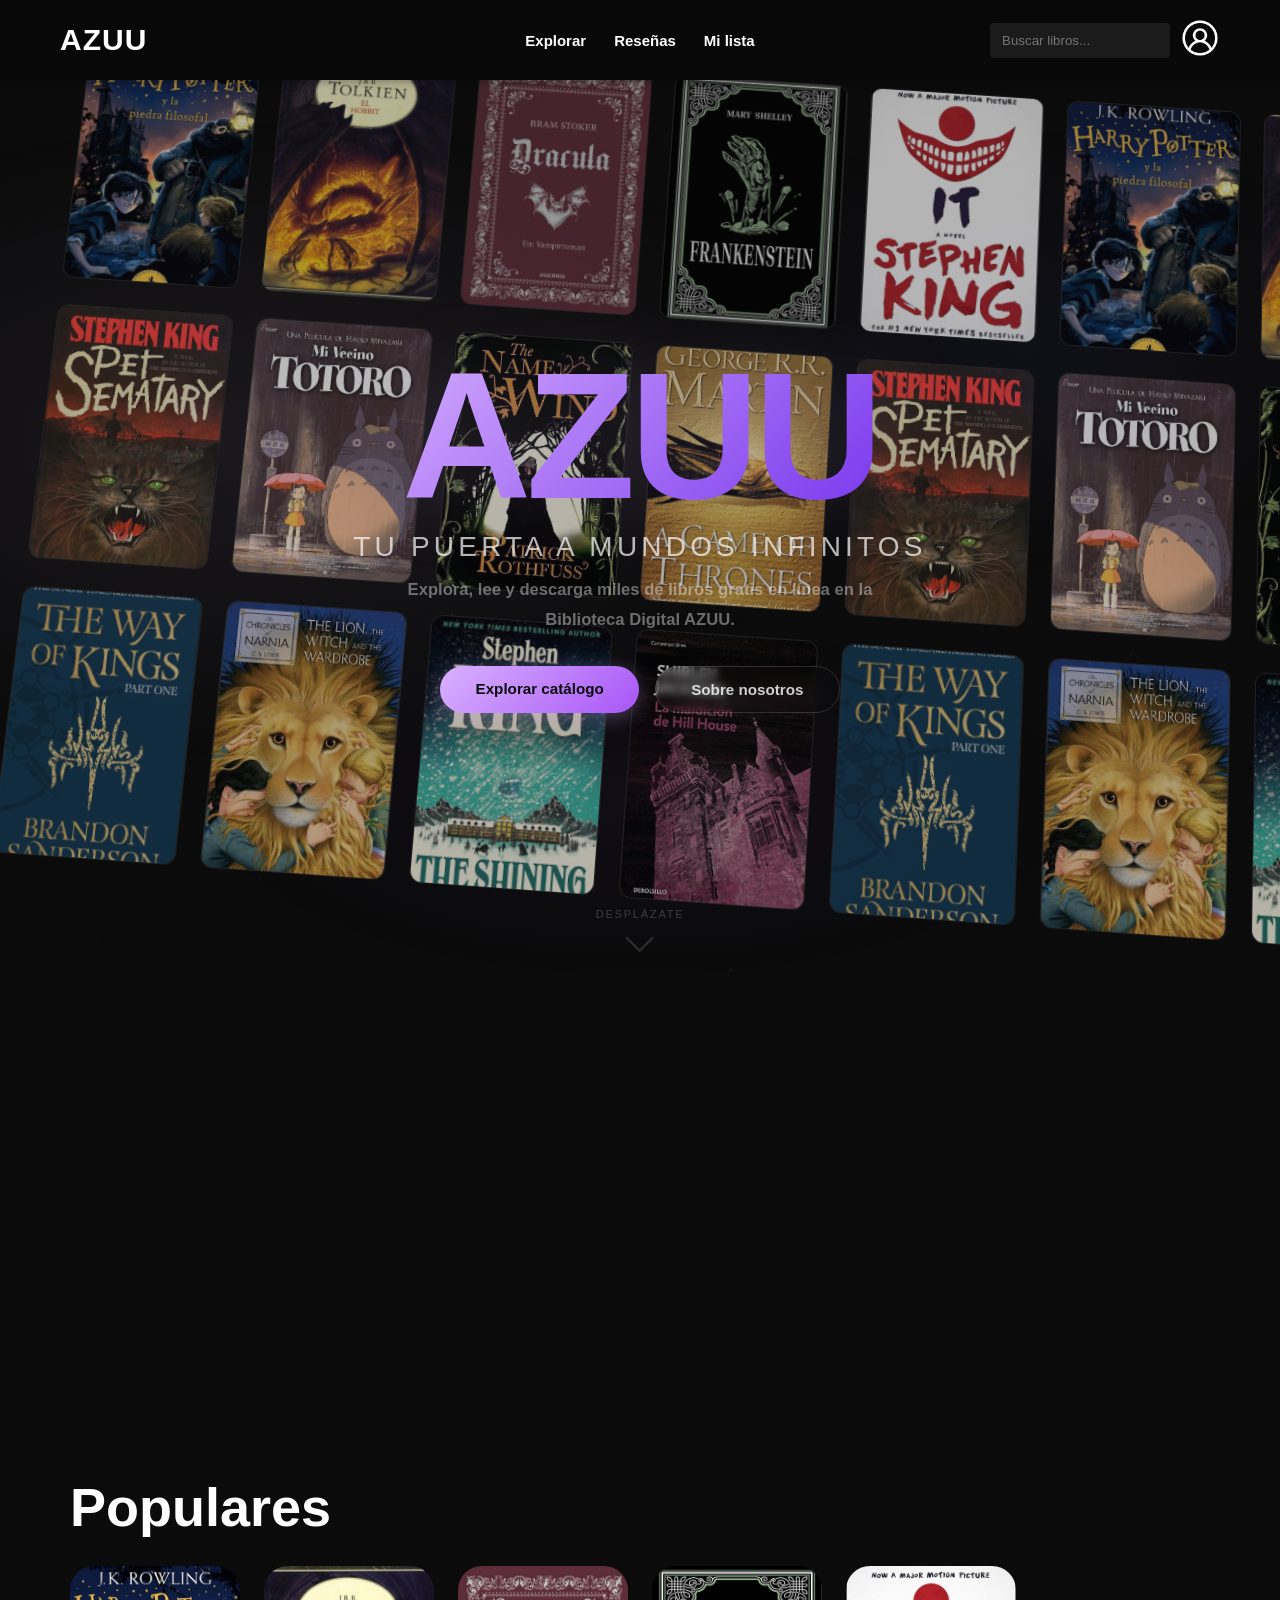
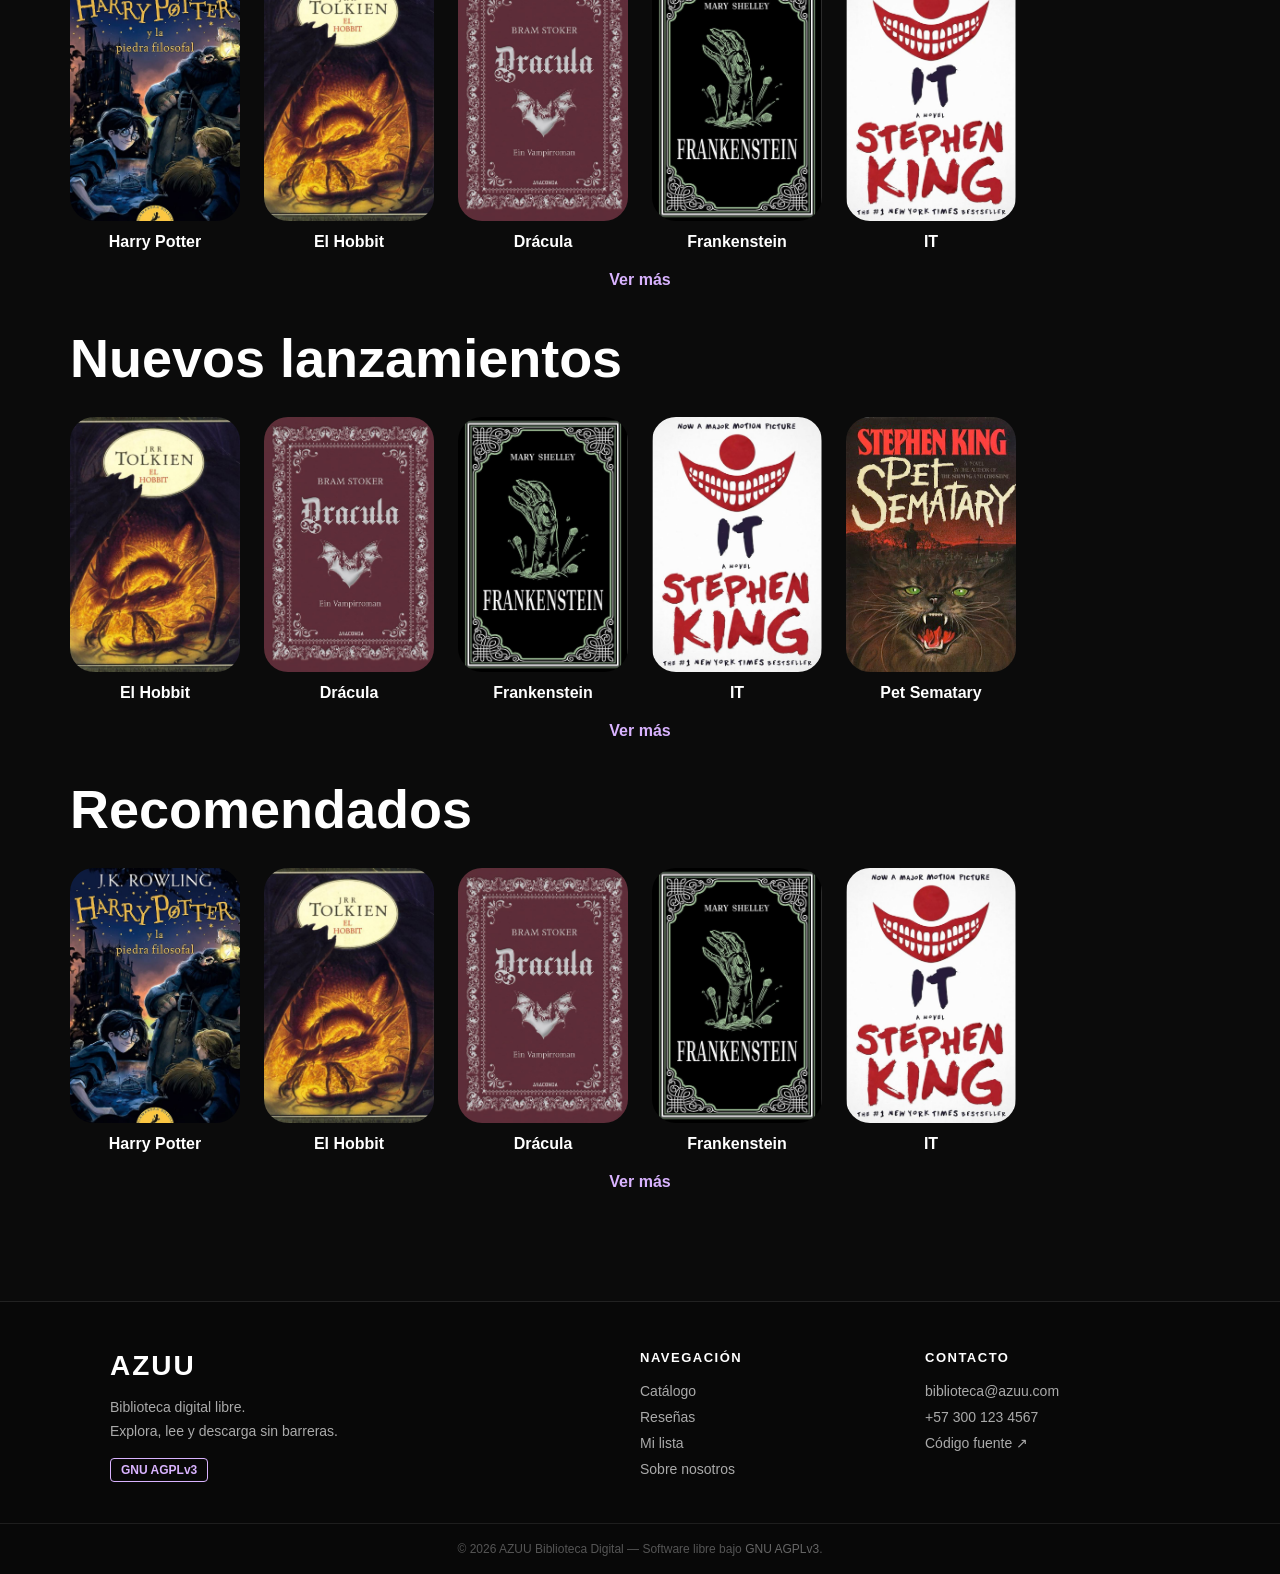
<file: index.html>
<!doctype html>
<!--HTML hecho por Gustavo Tapia Ortiz-->
<!--Estilos hechos y aplicados por Gustavo Tapia Ortiz-->
<html lang="es">
    <head>
        <meta charset="UTF-8" />
        <meta name="viewport" content="width=device-width, initial-scale=1.0" />

        <!-- SEO: descripción y datos para buscadores como Google -->
        <meta
            name="description"
            content="Biblioteca Digital AZUU: explora, lee y descarga miles de libros gratis en línea. Clásicos y novedades de fantasía, terror y mucho más, a un solo clic."
        />
        <meta
            name="keywords"
            content="biblioteca digital, libros gratis, leer en línea, descargar libros, ebooks, AZUU"
        />
        <meta
            name="author"
            content="Ciro Rivera, Gustavo Tapia Ortiz, Luz Lisanya Castellanos Musito, Diego Alexander Ramirez Rodriguez"
        />
        <meta name="robots" content="index, follow" />
        <meta name="theme-color" content="#0b0b0b" />
        <title>AZUU — Biblioteca Digital | Lee y descarga libros gratis en línea</title>

        <link rel="canonical" href="https://azuu.uk/index.html" />
        <link rel="icon" type="image/png" href="/Recursos/ui/logo.png" />

        <!-- Open Graph: vista previa al compartir en redes sociales -->
        <meta property="og:type" content="website" />
        <meta property="og:site_name" content="Biblioteca Digital AZUU" />
        <meta property="og:locale" content="es_ES" />
        <meta property="og:title" content="AZUU — Biblioteca Digital | Lee libros gratis en línea" />
        <meta
            property="og:description"
            content="Explora, lee y descarga miles de libros gratis en línea en la Biblioteca Digital AZUU."
        />
        <meta property="og:url" content="https://azuu.uk/index.html" />
        <meta property="og:image" content="https://azuu.uk/Recursos/3.png" />

        <!-- Twitter Card -->
        <meta name="twitter:card" content="summary_large_image" />
        <meta name="twitter:title" content="AZUU — Biblioteca Digital | Lee libros gratis en línea" />
        <meta
            name="twitter:description"
            content="Explora, lee y descarga miles de libros gratis en línea en la Biblioteca Digital AZUU."
        />
        <meta name="twitter:image" content="https://azuu.uk/Recursos/3.png" />

        <link rel="stylesheet" href="/styles/estilo1.css" />
        <link rel="stylesheet" href="/styles/animaciones.css" />
        <script type="application/ld+json">
            {
                "@context": "https://schema.org",
                "@type": "WebSite",
                "name": "Biblioteca Digital AZUU",
                "url": "https://azuu.uk/",
                "description": "Explora, lee y descarga miles de libros gratis en línea en la Biblioteca Digital AZUU.",
                "inLanguage": "es",
                "potentialAction": {
                    "@type": "SearchAction",
                    "target": "https://azuu.uk/explorar.html?q={search_term_string}",
                    "query-input": "required name=search_term_string"
                }
            }
        </script>
        <style>
            .contenido {
                padding: 28px 70px 50px;
            }

            .contenido h2 {
                font-size: 54px;
                margin-bottom: 28px;
            }

            .ver-mas {
                display: block;
                text-align: center;
                margin: 20px 0;
                color: #d9b3ff;
                text-decoration: none;
                font-weight: bold;
            }

            .ver-mas:hover {
                text-decoration: underline;
            }

            @media (max-width: 1100px) {
                .contenido {
                    padding: 28px 30px 40px;
                }
            }

            @media (max-width: 700px) {
                .contenido {
                    padding: 28px 20px 40px;
                }

                .contenido h2 {
                    font-size: 38px;
                }
            }
        </style>
    </head>

    <body>
        <header class="barra">
            <div class="logo">AZUU</div>

            <nav class="menu">
                <a href="explorar.html">Explorar</a>
                <a href="resenas.html">Reseñas</a>
                <a href="mi_lista.html">Mi lista</a>
            </nav>

            <div class="buscador">
                <button type="button" class="lupa" aria-label="Buscar" aria-expanded="false">
                    <svg viewBox="0 0 24 24" aria-hidden="true">
                        <path
                            d="M15.5 14h-.79l-.28-.27a6.5 6.5 0 1 0-.7.7l.27.28v.79l5 4.99L20.49 19l-4.99-5zm-6 0A4.5 4.5 0 1 1 14 9.5 4.5 4.5 0 0 1 9.5 14z"
                        />
                    </svg>
                </button>
                <input type="text" placeholder="Buscar libros..." />
                <a href="login.html" class="perfil">
                    <img src="Recursos/ui/1.png" alt="Perfil" />
                </a>
            </div>
        </header>

        <section class="hero-parallax" id="hero-parallax">
            <div class="hero-sticky">
                <div class="hero-bg"></div>
                <div id="hero-particles"></div>

                <div class="parallax-scene" id="parallax-scene">
                    <div class="parallax-row parallax-row-1" id="parallax-row-1"></div>
                    <div class="parallax-row parallax-row-2" id="parallax-row-2"></div>
                    <div class="parallax-row parallax-row-3" id="parallax-row-3"></div>
                </div>

                <div class="hero-content">
                    <h1 class="hero-title">AZUU</h1>
                    <p class="hero-subtitle">Tu puerta a mundos infinitos</p>
                    <p class="hero-desc">Explora, lee y descarga miles de libros gratis en l&iacute;nea en la Biblioteca Digital AZUU.</p>
                    <div class="hero-cta">
                        <a href="explorar.html" class="hero-btn hero-btn-primary">Explorar cat&aacute;logo</a>
                        <a href="contacto.html" class="hero-btn hero-btn-secondary">Sobre nosotros</a>
                    </div>
                </div>

                <div class="hero-scroll-indicator">
                    <span>Despl&aacute;zate</span>
                    <div class="scroll-arrow"></div>
                </div>
            </div>
        </section>
        <br />

        <main class="contenido">
            <h2>Populares</h2>

            <section class="galeria">
                <div class="tarjeta">
                    <a href="libro.html?id=0">
                        <img src="Recursos/portadas/harrypoter.jpg" alt="Harry Potter" />
                    </a>
                    <p>Harry Potter</p>
                </div>
                <div class="tarjeta">
                    <a href="libro.html?id=1">
                        <img src="Recursos/portadas/LIBRO_ El Hobbit.jpg" alt="El Hobbit" />
                    </a>
                    <p>El Hobbit</p>
                </div>
                <div class="tarjeta">
                    <a href="libro.html?id=2">
                        <img src="Recursos/portadas/Dracula.jpg" alt="Drácula" />
                    </a>
                    <p>Drácula</p>
                </div>
                <div class="tarjeta">
                    <a href="libro.html?id=3">
                        <img
                            src="Recursos/portadas/Frankenstein, or the Modern Prometheus by Mary Shelly.jpg"
                            alt="Frankenstein"
                        />
                    </a>
                    <p>Frankenstein</p>
                </div>
                <div class="tarjeta">
                    <a href="libro.html?id=4">
                        <img src="Recursos/portadas/libroIT.jpg" alt="IT" />
                    </a>
                    <p>IT</p>
                </div>
            </section>
            <a href="explorar.html" class="ver-mas">Ver más</a>

            <br />

            <h2>Nuevos lanzamientos</h2>

            <section class="galeria">
                <div class="tarjeta">
                    <a href="libro.html?id=1">
                        <img src="Recursos/portadas/LIBRO_ El Hobbit.jpg" alt="El Hobbit" />
                    </a>
                    <p>El Hobbit</p>
                </div>
                <div class="tarjeta">
                    <a href="libro.html?id=2">
                        <img src="Recursos/portadas/Dracula.jpg" alt="Drácula" />
                    </a>
                    <p>Drácula</p>
                </div>
                <div class="tarjeta">
                    <a href="libro.html?id=3">
                        <img
                            src="Recursos/portadas/Frankenstein, or the Modern Prometheus by Mary Shelly.jpg"
                            alt="Frankenstein"
                        />
                    </a>
                    <p>Frankenstein</p>
                </div>
                <div class="tarjeta">
                    <a href="libro.html?id=4">
                        <img src="Recursos/portadas/libroIT.jpg" alt="IT" />
                    </a>
                    <p>IT</p>
                </div>
                <div class="tarjeta">
                    <a href="libro.html?id=5">
                        <img src="Recursos/portadas/Pet Semetary_.jpg" alt="Pet Sematary" />
                    </a>
                    <p>Pet Sematary</p>
                </div>
            </section>

            <a href="explorar.html" class="ver-mas">Ver más</a>

            <br />

            <h2>Recomendados</h2>

            <section class="galeria">
                <div class="tarjeta">
                    <a href="libro.html?id=0">
                        <img src="Recursos/portadas/harrypoter.jpg" alt="Harry Potter" />
                    </a>
                    <p>Harry Potter</p>
                </div>
                <div class="tarjeta">
                    <a href="libro.html?id=1">
                        <img src="Recursos/portadas/LIBRO_ El Hobbit.jpg" alt="El Hobbit" />
                    </a>
                    <p>El Hobbit</p>
                </div>
                <div class="tarjeta">
                    <a href="libro.html?id=2">
                        <img src="Recursos/portadas/Dracula.jpg" alt="Drácula" />
                    </a>
                    <p>Drácula</p>
                </div>
                <div class="tarjeta">
                    <a href="libro.html?id=3">
                        <img
                            src="Recursos/portadas/Frankenstein, or the Modern Prometheus by Mary Shelly.jpg"
                            alt="Frankenstein"
                        />
                    </a>
                    <p>Frankenstein</p>
                </div>
                <div class="tarjeta">
                    <a href="libro.html?id=4">
                        <img src="Recursos/portadas/libroIT.jpg" alt="IT" />
                    </a>
                    <p>IT</p>
                </div>
            </section>

            <a href="explorar.html" class="ver-mas">Ver más</a>
        </main>

        <footer>
            <div class="footer-grid">
                <div class="footer-col">
                    <span class="footer-logo">AZUU</span>
                    <p>Biblioteca digital libre.<br />Explora, lee y descarga sin barreras.</p>
                    <a class="footer-licencia" href="https://www.gnu.org/licenses/agpl-3.0.html" target="_blank"
                        >GNU AGPLv3</a
                    >
                </div>
                <div class="footer-col">
                    <h4>Navegación</h4>
                    <ul>
                        <li><a href="/explorar.html">Catálogo</a></li>
                        <li><a href="/resenas.html">Reseñas</a></li>
                        <li><a href="/mi_lista.html">Mi lista</a></li>
                        <li><a href="/contacto.html">Sobre nosotros</a></li>
                    </ul>
                </div>
                <div class="footer-col">
                    <h4>Contacto</h4>
                    <ul>
                        <li><a href="mailto:biblioteca@azuu.com">biblioteca@azuu.com</a></li>
                        <li>+57 300 123 4567</li>
                        <li>
                            <a href="https://github.com/ciroenrique4-eng/Proyecto-Biblioteca" target="_blank"
                                >Código fuente ↗</a
                            >
                        </li>
                    </ul>
                </div>
            </div>
            <div class="footer-barra">
                <p>
                    &copy; 2026 AZUU Biblioteca Digital &mdash; Software libre bajo
                    <a href="https://www.gnu.org/licenses/agpl-3.0.html" target="_blank">GNU AGPLv3</a>.
                </p>
            </div>
        </footer>
        <script src="/js/header.js" defer></script>
        <script src="js/hero-parallax.js" defer></script>
    </body>
</html>
</file>
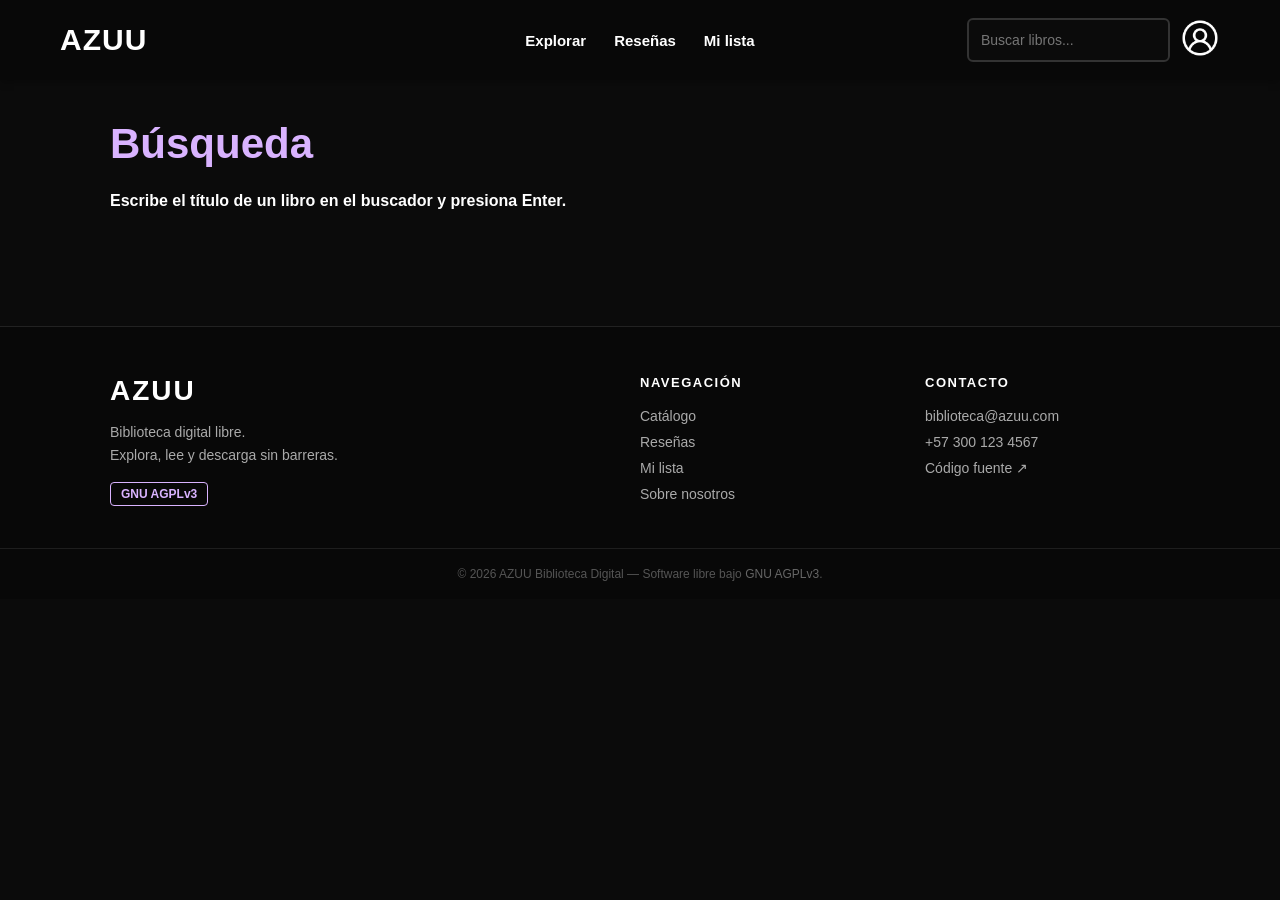
<file: buscar.html>
<!doctype html>
<!--HTML POR LUZ LIZANIA CASTELLANOS MUSITO-->
<!--Java script escrito por Ciro E. Rivera y gustavo tapia-->
<html lang="es">
    <head>
        <meta charset="UTF-8" />
        <meta name="viewport" content="width=device-width, initial-scale=1.0" />
        <meta name="robots" content="noindex, follow" />
        <meta name="theme-color" content="#0b0b0b" />
        <title>Búsqueda | Biblioteca Digital AZUU</title>
        <link rel="icon" type="image/png" href="Recursos/ui/logo.png" />
        <link rel="stylesheet" href="styles/estilo1.css" />
        <link rel="stylesheet" href="styles/forms.css" />
    </head>
    <body>
        <header class="barra">
            <div class="logo"><a href="index.html">AZUU</a></div>
            <nav class="menu">
                <a href="explorar.html">Explorar</a>
                <a href="resenas.html">Reseñas</a>
                <a href="mi_lista.html">Mi lista</a>
            </nav>
            <div class="buscador">
                <button type="button" class="lupa" aria-label="Buscar" aria-expanded="false">
                    <svg viewBox="0 0 24 24" aria-hidden="true">
                        <path
                            d="M15.5 14h-.79l-.28-.27a6.5 6.5 0 1 0-.7.7l.27.28v.79l5 4.99L20.49 19l-4.99-5zm-6 0A4.5 4.5 0 1 1 14 9.5 4.5 4.5 0 0 1 9.5 14z"
                        />
                    </svg>
                </button>
                <input type="text" placeholder="Buscar libros..." />
                <a href="login.html" class="perfil">
                    <img src="Recursos/ui/1.png" alt="Perfil" />
                </a>
            </div>
        </header>

        <main class="seccion-contenido">
            <h1 id="titulo-resultados">Resultados de búsqueda</h1>
            <p id="subtitulo-resultados"></p>
            <div id="resultados" class="galeria" style="margin-top: 32px"></div>
        </main>

        <footer>
            <div class="footer-grid">
                <div class="footer-col">
                    <span class="footer-logo">AZUU</span>
                    <p>Biblioteca digital libre.<br />Explora, lee y descarga sin barreras.</p>
                    <a class="footer-licencia" href="https://www.gnu.org/licenses/agpl-3.0.html" target="_blank"
                        >GNU AGPLv3</a
                    >
                </div>
                <div class="footer-col">
                    <h4>Navegación</h4>
                    <ul>
                        <li><a href="/explorar.html">Catálogo</a></li>
                        <li><a href="/resenas.html">Reseñas</a></li>
                        <li><a href="/mi_lista.html">Mi lista</a></li>
                        <li><a href="/contacto.html">Sobre nosotros</a></li>
                    </ul>
                </div>
                <div class="footer-col">
                    <h4>Contacto</h4>
                    <ul>
                        <li><a href="mailto:biblioteca@azuu.com">biblioteca@azuu.com</a></li>
                        <li>+57 300 123 4567</li>
                        <li>
                            <a href="https://github.com/ciroenrique4-eng/Proyecto-Biblioteca" target="_blank"
                                >Código fuente ↗</a
                            >
                        </li>
                    </ul>
                </div>
            </div>
            <div class="footer-barra">
                <p>
                    &copy; 2026 AZUU Biblioteca Digital &mdash; Software libre bajo
                    <a href="https://www.gnu.org/licenses/agpl-3.0.html" target="_blank">GNU AGPLv3</a>.
                </p>
            </div>
        </footer>

        <script src="js/header.js" defer></script>
        <script src="js/libros.js"></script>
        <script>
            const params = new URLSearchParams(window.location.search);
            const query = params.get("q") || "";

            const inputBuscador = document.querySelector(".buscador input");
            if (inputBuscador) inputBuscador.value = query;

            const tituloEl = document.getElementById("titulo-resultados");
            const subtituloEl = document.getElementById("subtitulo-resultados");
            const resultadosEl = document.getElementById("resultados");

            if (!query.trim()) {
                tituloEl.textContent = "Búsqueda";
                subtituloEl.textContent = "Escribe el título de un libro en el buscador y presiona Enter.";
            } else {
                const termino = query.trim().toLowerCase();
                const encontrados = libros
                    .map((libro, id) => ({ libro, id }))
                    .filter(({ libro }) => libro.titulo.toLowerCase().includes(termino));

                tituloEl.textContent = `Resultados para: "${query}"`;

                if (encontrados.length === 0) {
                    subtituloEl.textContent = "No se encontraron libros con ese título.";
                } else {
                    subtituloEl.textContent =
                        encontrados.length === 1 ? "1 libro encontrado." : `${encontrados.length} libros encontrados.`;

                    encontrados.forEach(({ libro, id }) => {
                        const tarjeta = document.createElement("div");
                        tarjeta.className = "tarjeta";
                        tarjeta.innerHTML = `
                            <a href="libro.html?id=${id}">
                                <img src="${libro.portada}" alt="${libro.titulo}" />
                            </a>
                            <p>${libro.titulo}</p>
                        `;
                        resultadosEl.appendChild(tarjeta);
                    });
                }
            }
        </script>
    </body>
</html>
</file>
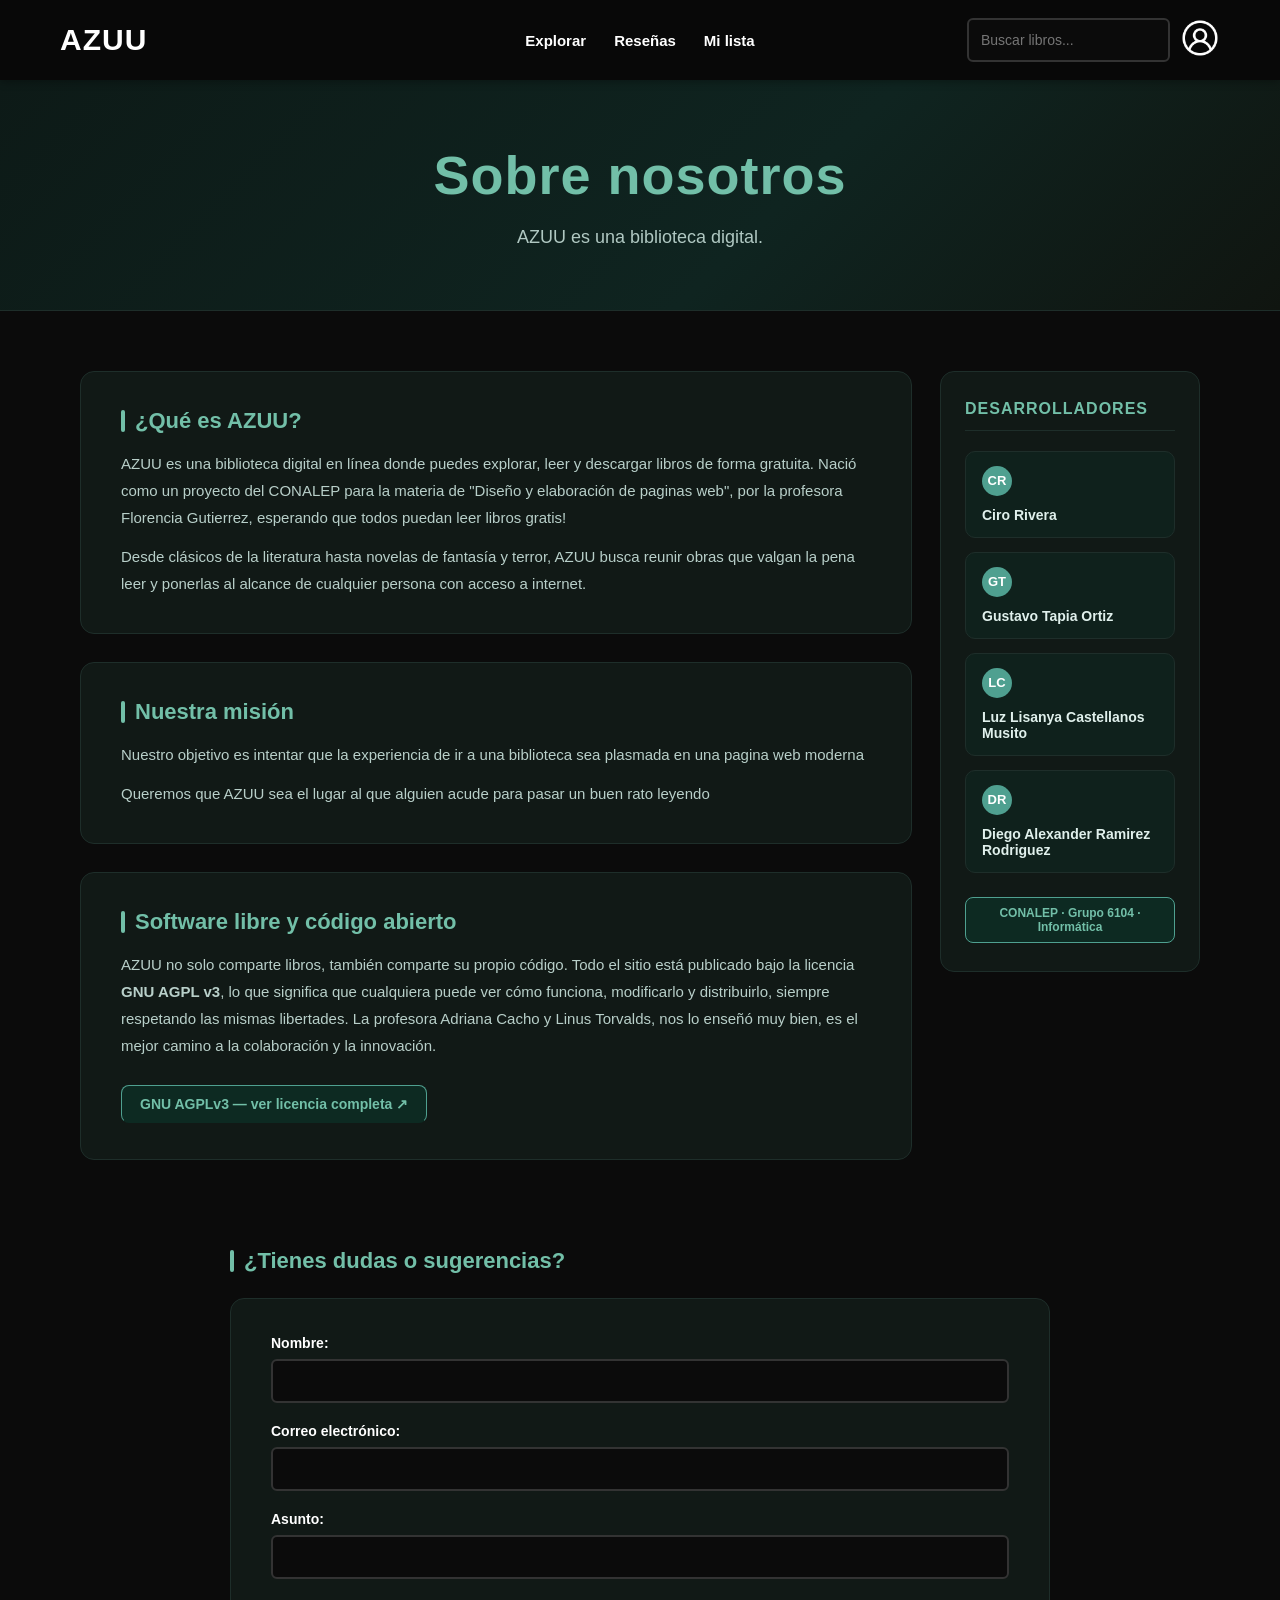
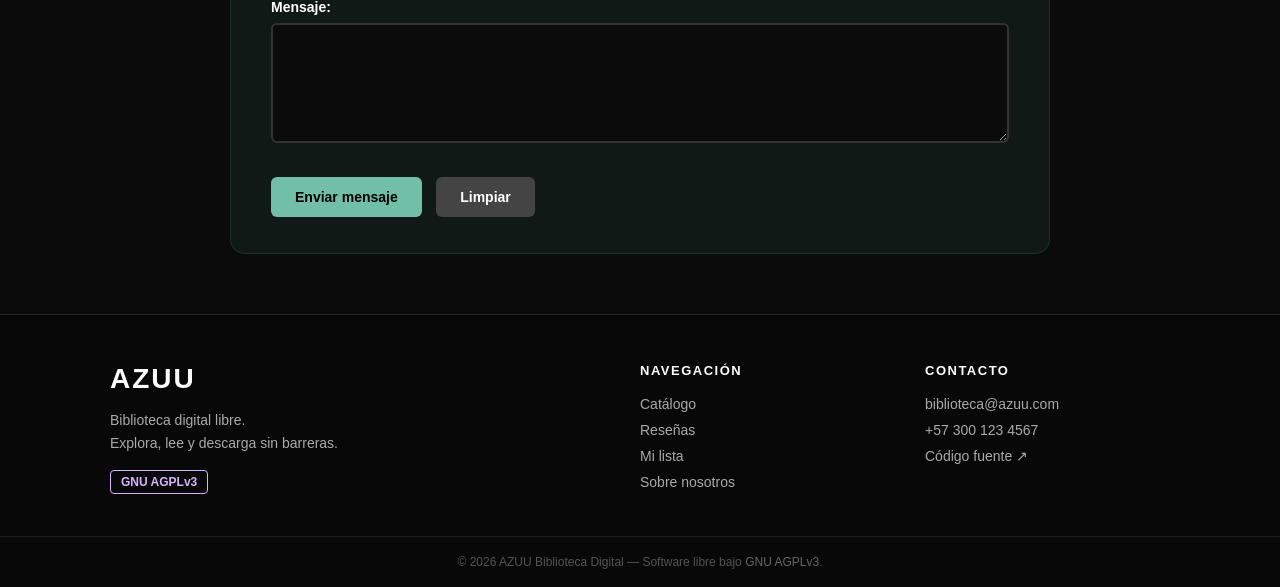
<file: contacto.html>
<!doctype html>
<!-- Página "Sobre nosotros", hecha por Ciro Rivera -->
<!-- Estilos aplicados por Ciro E. Rivera -->
<html lang="es">
    <head>
        <meta charset="UTF-8" />
        <meta name="viewport" content="width=device-width, initial-scale=1.0" />

        <!-- SEO -->
        <meta
            name="description"
            content="Conoce qué es AZUU, su misión de hacer accesible el conocimiento y su compromiso con el software libre bajo licencia GNU AGPLv3."
        />
        <meta name="keywords" content="sobre nosotros, qué es AZUU, misión, software libre, biblioteca digital" />
        <meta
            name="author"
            content="Ciro Rivera, Gustavo Tapia Ortiz, Luz Lisanya Castellanos Musito, Diego Alexander Ramirez Rodriguez"
        />
        <meta name="robots" content="index, follow" />
        <meta name="theme-color" content="#0b0b0b" />
        <title>Sobre nosotros | Biblioteca Digital AZUU</title>

        <link rel="canonical" href="https://azuu.uk/contacto.html" />
        <link rel="icon" type="image/png" href="/Recursos/ui/logo.png" />

        <!-- Open Graph -->
        <meta property="og:type" content="website" />
        <meta property="og:site_name" content="Biblioteca Digital AZUU" />
        <meta property="og:locale" content="es_ES" />
        <meta property="og:title" content="Sobre nosotros | Biblioteca Digital AZUU" />
        <meta
            property="og:description"
            content="Conoce la misión de AZUU: hacer accesible el conocimiento libre para todos."
        />
        <meta property="og:url" content="https://azuu.uk/contacto.html" />
        <meta property="og:image" content="https://azuu.uk/Recursos/3.png" />

        <link rel="stylesheet" href="/styles/estilo1.css" />
        <link rel="stylesheet" href="/styles/forms.css" />
        <link rel="stylesheet" href="/styles/nosotros.css" />
    </head>
    <body>
        <header class="barra">
            <div class="logo"><a href="/index.html">AZUU</a></div>
            <nav class="menu">
                <a href="/explorar.html">Explorar</a>
                <a href="/resenas.html">Reseñas</a>
                <a href="/mi_lista.html">Mi lista</a>
            </nav>
            <div class="buscador">
                <button type="button" class="lupa" aria-label="Buscar" aria-expanded="false">
                    <svg viewBox="0 0 24 24" aria-hidden="true">
                        <path
                            d="M15.5 14h-.79l-.28-.27a6.5 6.5 0 1 0-.7.7l.27.28v.79l5 4.99L20.49 19l-4.99-5zm-6 0A4.5 4.5 0 1 1 14 9.5 4.5 4.5 0 0 1 9.5 14z"
                        />
                    </svg>
                </button>
                <input type="text" placeholder="Buscar libros..." />
                <a href="/login.html" class="perfil">
                    <img src="/Recursos/ui/1.png" alt="Perfil" />
                </a>
            </div>
        </header>

        <div class="nos-hero">
            <h1>Sobre nosotros</h1>
            <p>AZUU es una biblioteca digital.</p>
        </div>

        <div class="nos-contenedor">
            <div class="nos-cuerpo">
                <div class="nos-seccion">
                    <h2>¿Qué es AZUU?</h2>
                    <p>
                        AZUU es una biblioteca digital en línea donde puedes explorar, leer y descargar libros de forma
                        gratuita. Nació como un proyecto del CONALEP para la materia de "Diseño y elaboración de paginas
                        web", por la profesora Florencia Gutierrez, esperando que todos puedan leer libros gratis!
                    </p>
                    <p>
                        Desde clásicos de la literatura hasta novelas de fantasía y terror, AZUU busca reunir obras que
                        valgan la pena leer y ponerlas al alcance de cualquier persona con acceso a internet.
                    </p>
                </div>

                <div class="nos-seccion">
                    <h2>Nuestra misión</h2>
                    <p>
                        Nuestro objetivo es intentar que la experiencia de ir a una biblioteca sea plasmada en una pagina
                        web moderna
                    </p>
                    <p>Queremos que AZUU sea el lugar al que alguien acude para pasar un buen rato leyendo</p>
                </div>

                <div class="nos-seccion">
                    <h2>Software libre y código abierto</h2>
                    <p>
                        AZUU no solo comparte libros, también comparte su propio código. Todo el sitio está publicado bajo
                        la licencia <strong>GNU AGPL v3</strong>, lo que significa que cualquiera puede ver cómo funciona,
                        modificarlo y distribuirlo, siempre respetando las mismas libertades. La profesora Adriana Cacho y
                        Linus Torvalds, nos lo enseñó muy bien, es el mejor camino a la colaboración y la innovación.
                    </p>
                    <a class="nos-badge" href="https://www.gnu.org/licenses/agpl-3.0.html" target="_blank">
                        GNU AGPLv3 — ver licencia completa ↗
                    </a>
                </div>
            </div>

            <aside class="nos-equipo">
                <h2>Desarrolladores</h2>
                <ul class="nos-devs">
                    <li class="nos-dev">
                        <span class="nos-dev-inicial">CR</span>
                        <span class="nos-dev-nombre">Ciro Rivera</span>
                    </li>
                    <li class="nos-dev">
                        <span class="nos-dev-inicial">GT</span>
                        <span class="nos-dev-nombre">Gustavo Tapia Ortiz</span>
                    </li>
                    <li class="nos-dev">
                        <span class="nos-dev-inicial">LC</span>
                        <span class="nos-dev-nombre">Luz Lisanya Castellanos Musito</span>
                    </li>
                    <li class="nos-dev">
                        <span class="nos-dev-inicial">DR</span>
                        <span class="nos-dev-nombre">Diego Alexander Ramirez Rodriguez</span>
                    </li>
                </ul>
                <p class="nos-grupo-badge">CONALEP · Grupo 6104 · Informática</p>
            </aside>
        </div>

        <div class="nos-formulario">
            <h2>¿Tienes dudas o sugerencias?</h2>
            <div class="nos-form-inner">
                <form action="/api/contacto.php" method="POST">
                    <div class="grupo-formulario">
                        <label for="nombre">Nombre:</label>
                        <input type="text" id="nombre" name="nombre" required />
                    </div>
                    <div class="grupo-formulario">
                        <label for="email">Correo electrónico:</label>
                        <input type="email" id="email" name="email" required />
                    </div>
                    <div class="grupo-formulario">
                        <label for="asunto">Asunto:</label>
                        <input type="text" id="asunto" name="asunto" required />
                    </div>
                    <div class="grupo-formulario">
                        <label for="mensaje">Mensaje:</label>
                        <textarea id="mensaje" name="mensaje" required></textarea>
                    </div>
                    <button type="submit">Enviar mensaje</button>
                    <button type="reset">Limpiar</button>
                </form>
            </div>
        </div>

        <footer>
            <div class="footer-grid">
                <div class="footer-col">
                    <span class="footer-logo">AZUU</span>
                    <p>Biblioteca digital libre.<br />Explora, lee y descarga sin barreras.</p>
                    <a class="footer-licencia" href="https://www.gnu.org/licenses/agpl-3.0.html" target="_blank"
                        >GNU AGPLv3</a
                    >
                </div>
                <div class="footer-col">
                    <h4>Navegación</h4>
                    <ul>
                        <li><a href="/explorar.html">Catálogo</a></li>
                        <li><a href="/resenas.html">Reseñas</a></li>
                        <li><a href="/mi_lista.html">Mi lista</a></li>
                        <li><a href="/contacto.html">Sobre nosotros</a></li>
                    </ul>
                </div>
                <div class="footer-col">
                    <h4>Contacto</h4>
                    <ul>
                        <li><a href="mailto:biblioteca@azuu.com">biblioteca@azuu.com</a></li>
                        <li>+57 300 123 4567</li>
                        <li>
                            <a href="https://github.com/ciroenrique4-eng/Proyecto-Biblioteca" target="_blank"
                                >Código fuente ↗</a
                            >
                        </li>
                    </ul>
                </div>
            </div>
            <div class="footer-barra">
                <p>
                    &copy; 2026 AZUU Biblioteca Digital &mdash; Software libre bajo
                    <a href="https://www.gnu.org/licenses/agpl-3.0.html" target="_blank">GNU AGPLv3</a>.
                </p>
            </div>
        </footer>
        <script src="/js/header.js" defer></script>
        <script src="/js/formularios.js" defer></script>
    </body>
</html>
</file>
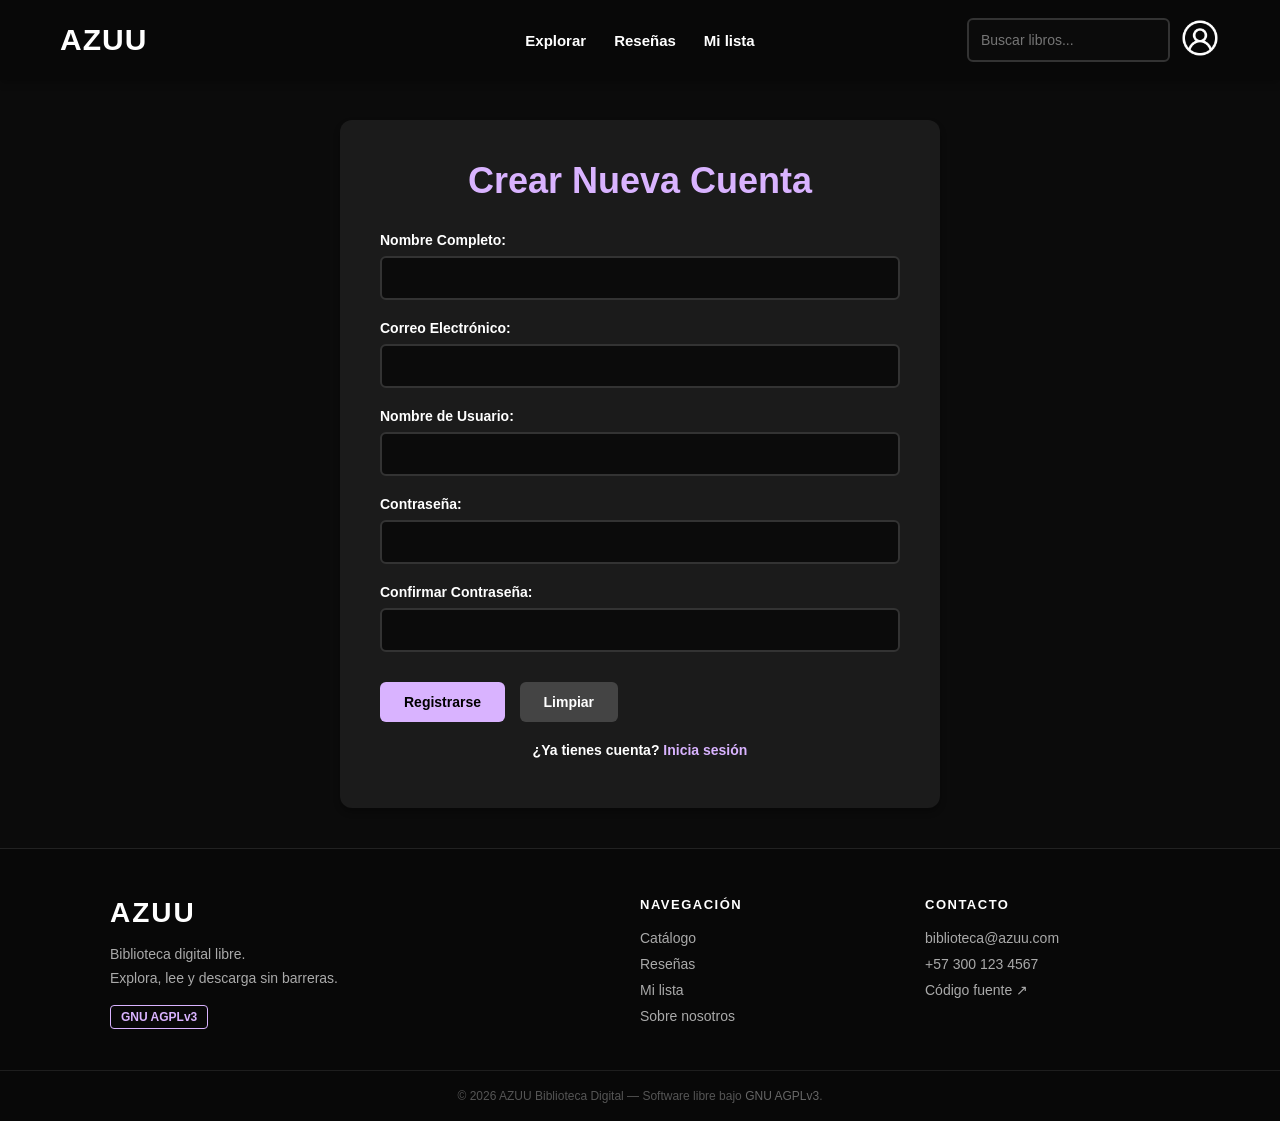
<file: crear_cuenta.html>
<!doctype html>
<!--HTML Crear cuenta por Ciro Rivera-->
<!--Estilos aplicados por Ciro E. Rivera-->
<html lang="es">
    <head>
        <meta charset="UTF-8" />
        <meta name="viewport" content="width=device-width, initial-scale=1.0" />

        <!-- SEO -->
        <meta
            name="description"
            content="Crea tu cuenta gratis en la Biblioteca Digital AZUU y empieza a leer libros en línea."
        />
        <meta name="author" content="Ciro Rivera, Gustavo Tapia Ortiz, Luz Lisanya Castellanos Musito, Diego Alexander Ramirez Rodriguez" />
        <!-- noindex: es una página de registro, no debe aparecer en resultados de búsqueda -->
        <meta name="robots" content="noindex, follow" />
        <meta name="theme-color" content="#0b0b0b" />
        <title>Crear cuenta | Biblioteca Digital AZUU</title>

        <link rel="icon" type="image/png" href="/Recursos/ui/logo.png" />
        <link rel="stylesheet" href="/styles/estilo1.css" />
        <link rel="stylesheet" href="/styles/forms.css" />
    </head>
    <body>
        <header class="barra">
            <div class="logo"><a href="index.html">AZUU</a></div>
            <nav class="menu">
                <a href="explorar.html">Explorar</a>
                <a href="resenas.html">Reseñas</a>
                <a href="mi_lista.html">Mi lista</a>
            </nav>
            <div class="buscador">
                <button type="button" class="lupa" aria-label="Buscar" aria-expanded="false">
                    <svg viewBox="0 0 24 24" aria-hidden="true"><path d="M15.5 14h-.79l-.28-.27a6.5 6.5 0 1 0-.7.7l.27.28v.79l5 4.99L20.49 19l-4.99-5zm-6 0A4.5 4.5 0 1 1 14 9.5 4.5 4.5 0 0 1 9.5 14z"/></svg>
                </button>
                <input type="text" placeholder="Buscar libros..." />
                <a href="login.html" class="perfil">
                    <img src="Recursos/ui/1.png" alt="Perfil" />
                </a>
            </div>
        </header>

        <div class="contenedor-formulario">
            <h1>Crear Nueva Cuenta</h1>
            <form action="/api/registro.php" method="POST">
                <div class="grupo-formulario">
                    <label for="nombre">Nombre Completo:</label>
                    <input type="text" id="nombre" name="nombre" required />
                </div>

                <div class="grupo-formulario">
                    <label for="email">Correo Electrónico:</label>
                    <input type="email" id="email" name="email" required />
                </div>

                <div class="grupo-formulario">
                    <label for="usuario">Nombre de Usuario:</label>
                    <input type="text" id="usuario" name="usuario" required />
                </div>

                <div class="grupo-formulario">
                    <label for="password">Contraseña:</label>
                    <input type="password" id="password" name="password" required />
                </div>

                <div class="grupo-formulario">
                    <label for="confirmar_password">Confirmar Contraseña:</label>
                    <input type="password" id="confirmar_password" name="confirmar_password" required />
                </div>

                <button type="submit">Registrarse</button>
                <button type="reset">Limpiar</button>
            </form>

            <div class="enlaces-formulario">
                <p>¿Ya tienes cuenta? <a href="login.html">Inicia sesión</a></p>
            </div>
        </div>

        <footer>
            <div class="footer-grid">
                <div class="footer-col">
                    <span class="footer-logo">AZUU</span>
                    <p>Biblioteca digital libre.<br />Explora, lee y descarga sin barreras.</p>
                    <a class="footer-licencia" href="https://www.gnu.org/licenses/agpl-3.0.html" target="_blank">GNU AGPLv3</a>
                </div>
                <div class="footer-col">
                    <h4>Navegación</h4>
                    <ul>
                        <li><a href="/explorar.html">Catálogo</a></li>
                        <li><a href="/resenas.html">Reseñas</a></li>
                        <li><a href="/mi_lista.html">Mi lista</a></li>
                        <li><a href="/contacto.html">Sobre nosotros</a></li>
                    </ul>
                </div>
                <div class="footer-col">
                    <h4>Contacto</h4>
                    <ul>
                        <li><a href="mailto:biblioteca@azuu.com">biblioteca@azuu.com</a></li>
                        <li>+57 300 123 4567</li>
                        <li><a href="https://github.com/ciroenrique4-eng/Proyecto-Biblioteca" target="_blank">Código fuente ↗</a></li>
                    </ul>
                </div>
            </div>
            <div class="footer-barra">
                <p>&copy; 2026 AZUU Biblioteca Digital &mdash; Software libre bajo <a href="https://www.gnu.org/licenses/agpl-3.0.html" target="_blank">GNU AGPLv3</a>.</p>
            </div>
        </footer>
        <script src="/js/header.js" defer></script>
        <script src="/js/formularios.js" defer></script>
    </body>
</html>
</file>
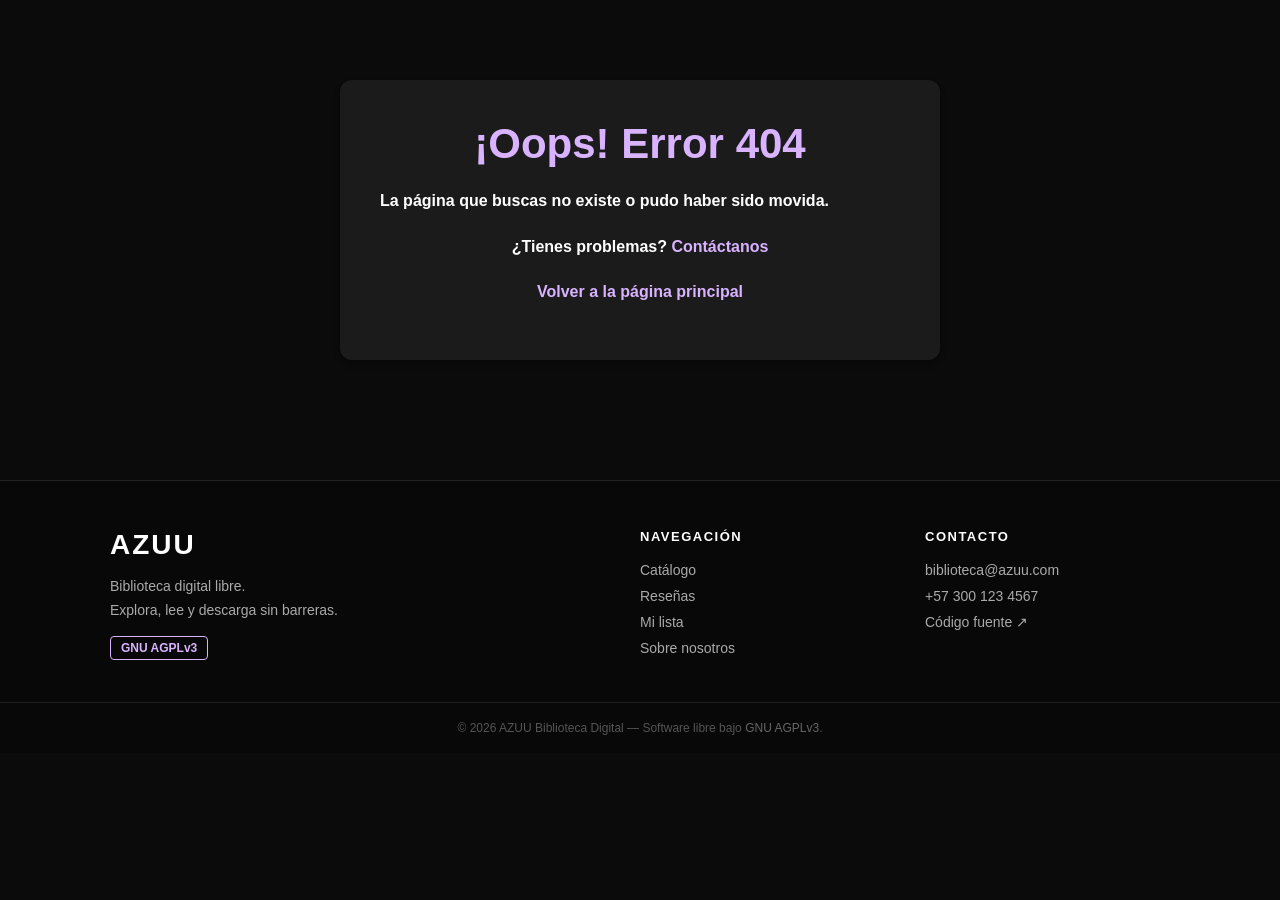
<file: error404.html>
<!doctype html>
<!-- hecho por CASTELLANOS MUSITO LUZ LIZANYA -->
<html lang="es">
    <head>
        <meta charset="UTF-8" />
        <meta name="viewport" content="width=device-width, initial-scale=1.0" />

        <!-- SEO -->
        <meta
            name="description"
            content="La página que buscas no existe. Vuelve al inicio de la Biblioteca Digital AZUU."
        />
        <meta
            name="author"
            content="Ciro Rivera, Gustavo Tapia Ortiz, Luz Lisanya Castellanos Musito, Diego Alexander Ramirez Rodriguez"
        />
        <!-- noindex: las páginas de error no deben aparecer en resultados de búsqueda -->
        <meta name="robots" content="noindex, follow" />
        <meta name="theme-color" content="#0b0b0b" />
        <title>Página no encontrada (404) | Biblioteca Digital AZUU</title>

        <link rel="icon" type="image/png" href="/Recursos/ui/logo.png" />
        <link rel="stylesheet" href="/styles/estilo1.css" />
        <link rel="stylesheet" href="/styles/forms.css" />
    </head>
    <body>
        <main class="seccion-contenido">
            <section class="contenedor-formulario">
                <h1>¡Oops! Error 404</h1>
                <p>La página que buscas no existe o pudo haber sido movida.</p>
                <p class="enlaces-formulario">¿Tienes problemas? <a href="contacto.html">Contáctanos</a></p>
                <p class="enlaces-formulario">
                    <a href="index.html">Volver a la página principal</a>
                </p>
            </section>
        </main>

        <footer>
            <div class="footer-grid">
                <div class="footer-col">
                    <span class="footer-logo">AZUU</span>
                    <p>Biblioteca digital libre.<br />Explora, lee y descarga sin barreras.</p>
                    <a class="footer-licencia" href="https://www.gnu.org/licenses/agpl-3.0.html" target="_blank"
                        >GNU AGPLv3</a
                    >
                </div>
                <div class="footer-col">
                    <h4>Navegación</h4>
                    <ul>
                        <li><a href="/explorar.html">Catálogo</a></li>
                        <li><a href="/resenas.html">Reseñas</a></li>
                        <li><a href="/mi_lista.html">Mi lista</a></li>
                        <li><a href="/contacto.html">Sobre nosotros</a></li>
                    </ul>
                </div>
                <div class="footer-col">
                    <h4>Contacto</h4>
                    <ul>
                        <li><a href="mailto:biblioteca@azuu.com">biblioteca@azuu.com</a></li>
                        <li>+57 300 123 4567</li>
                        <li>
                            <a href="https://github.com/ciroenrique4-eng/Proyecto-Biblioteca" target="_blank"
                                >Código fuente ↗</a
                            >
                        </li>
                    </ul>
                </div>
            </div>
            <div class="footer-barra">
                <p>
                    &copy; 2026 AZUU Biblioteca Digital &mdash; Software libre bajo
                    <a href="https://www.gnu.org/licenses/agpl-3.0.html" target="_blank">GNU AGPLv3</a>.
                </p>
            </div>
        </footer>
    </body>
</html>
</file>
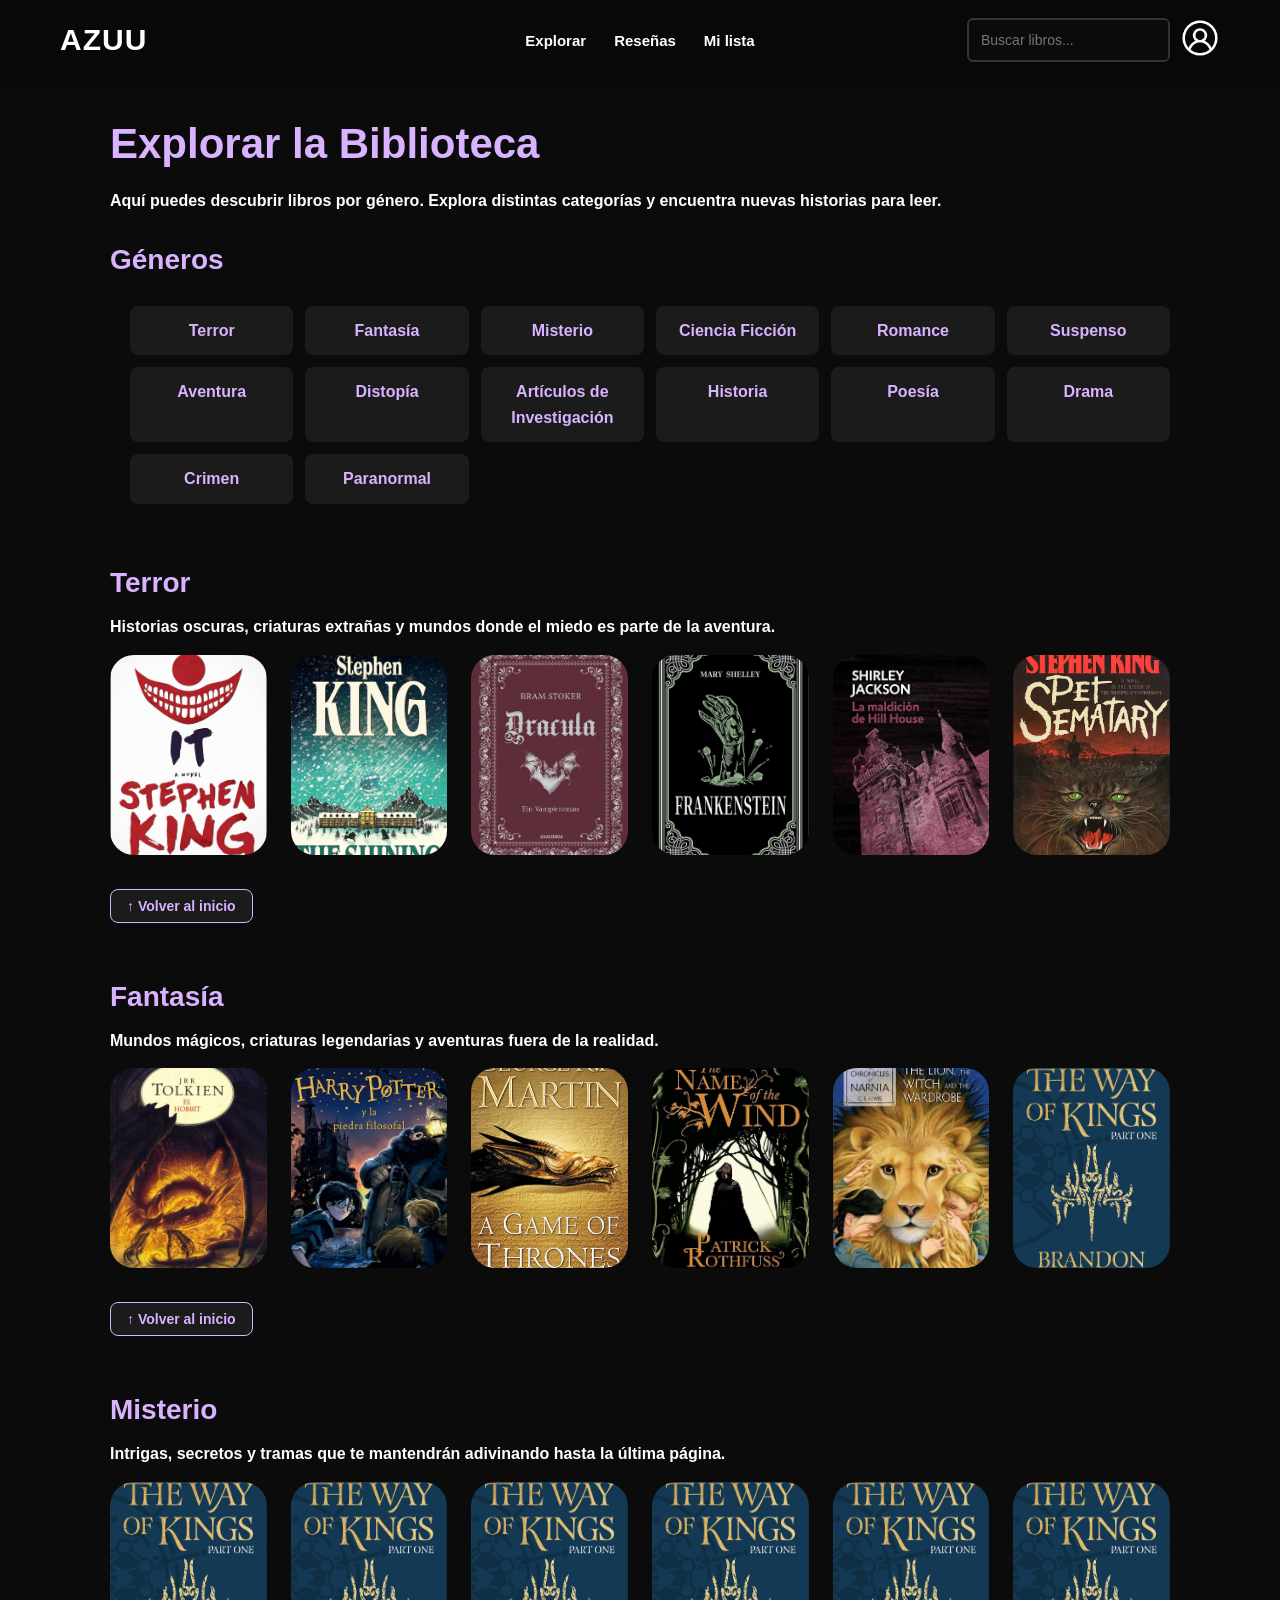
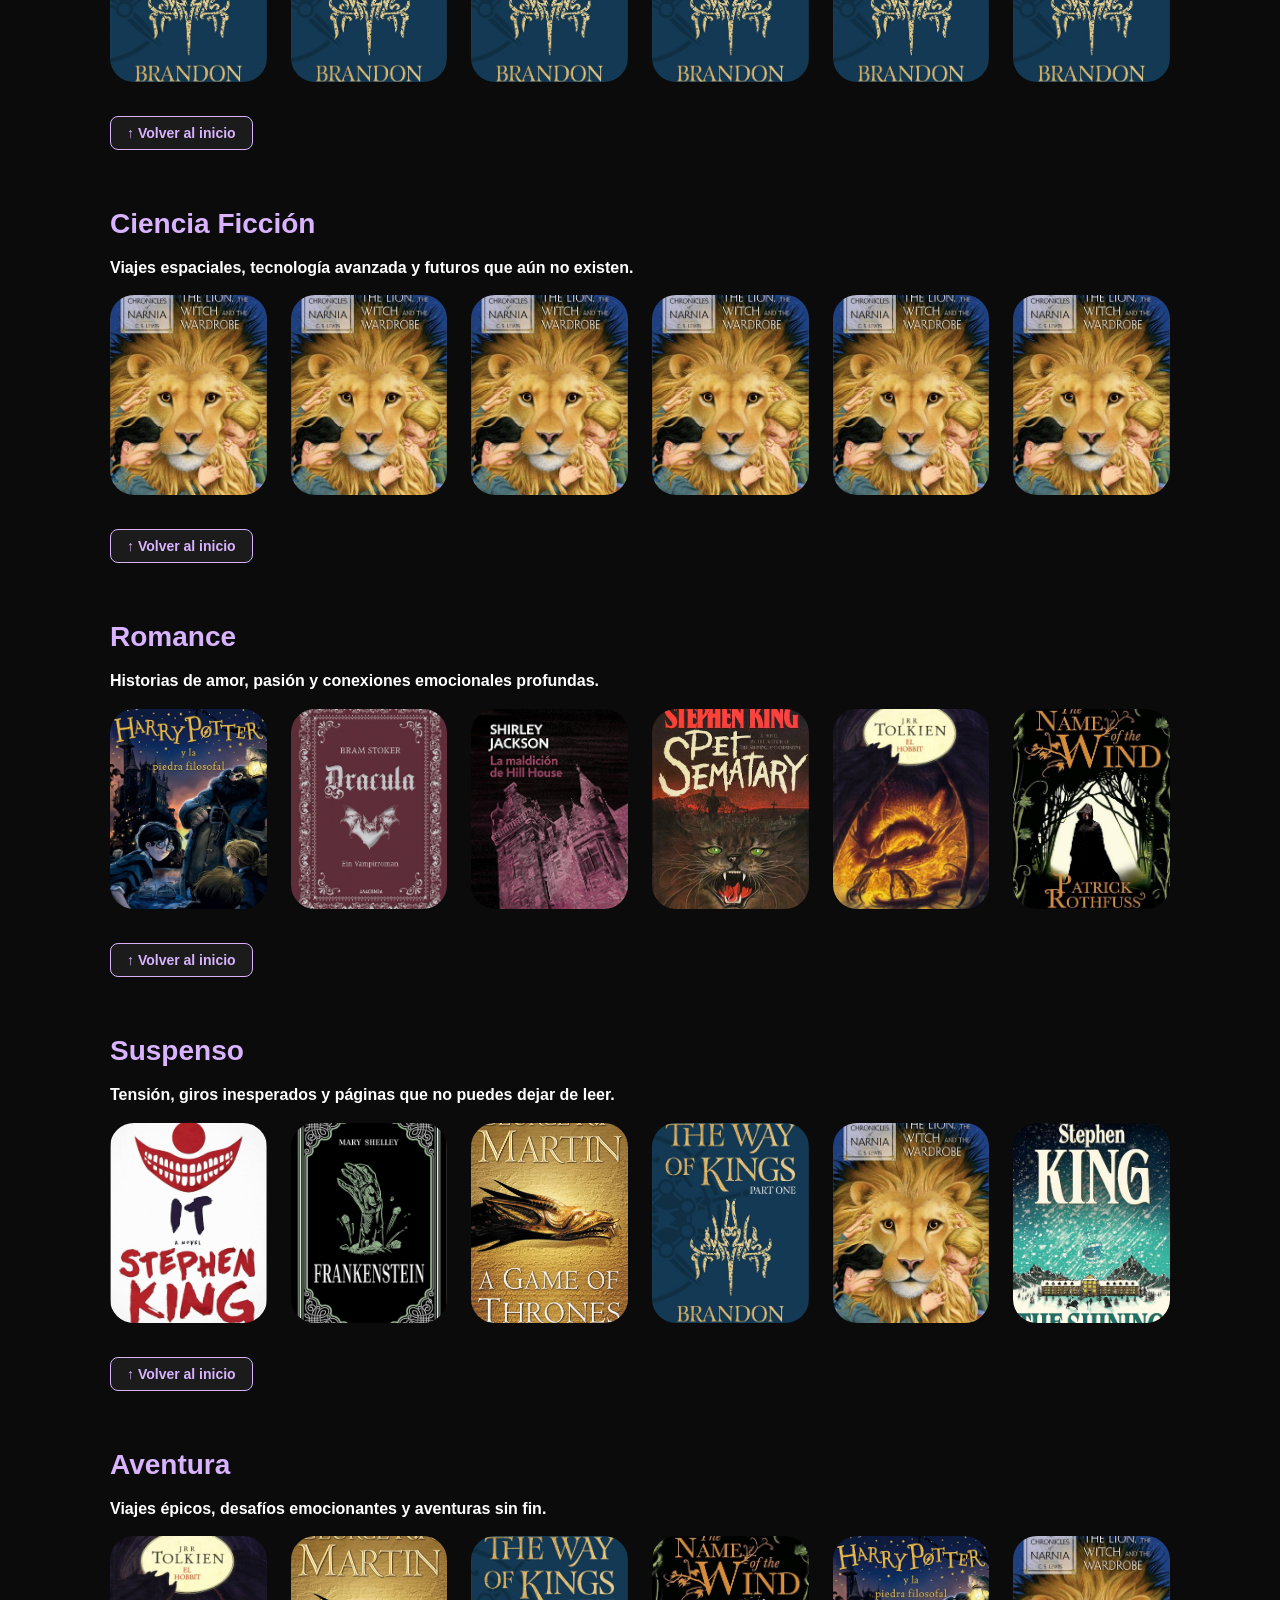
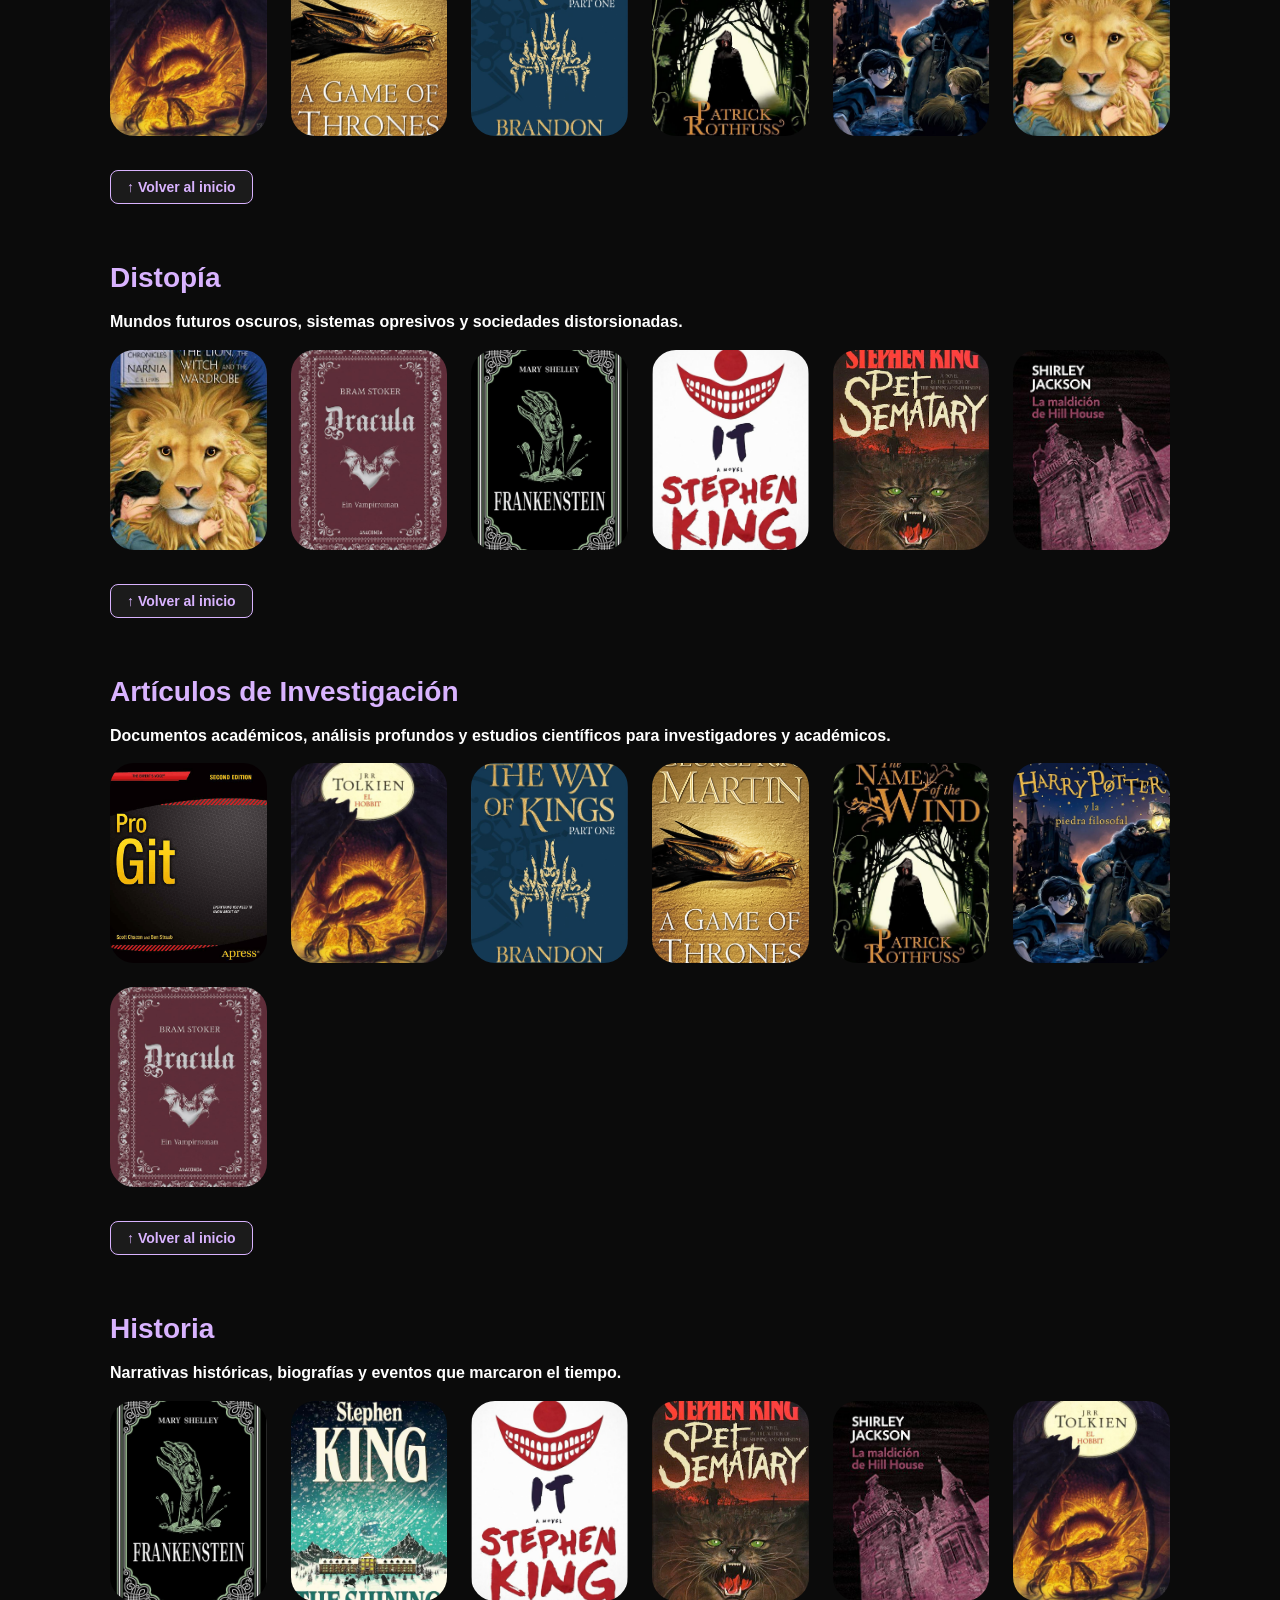
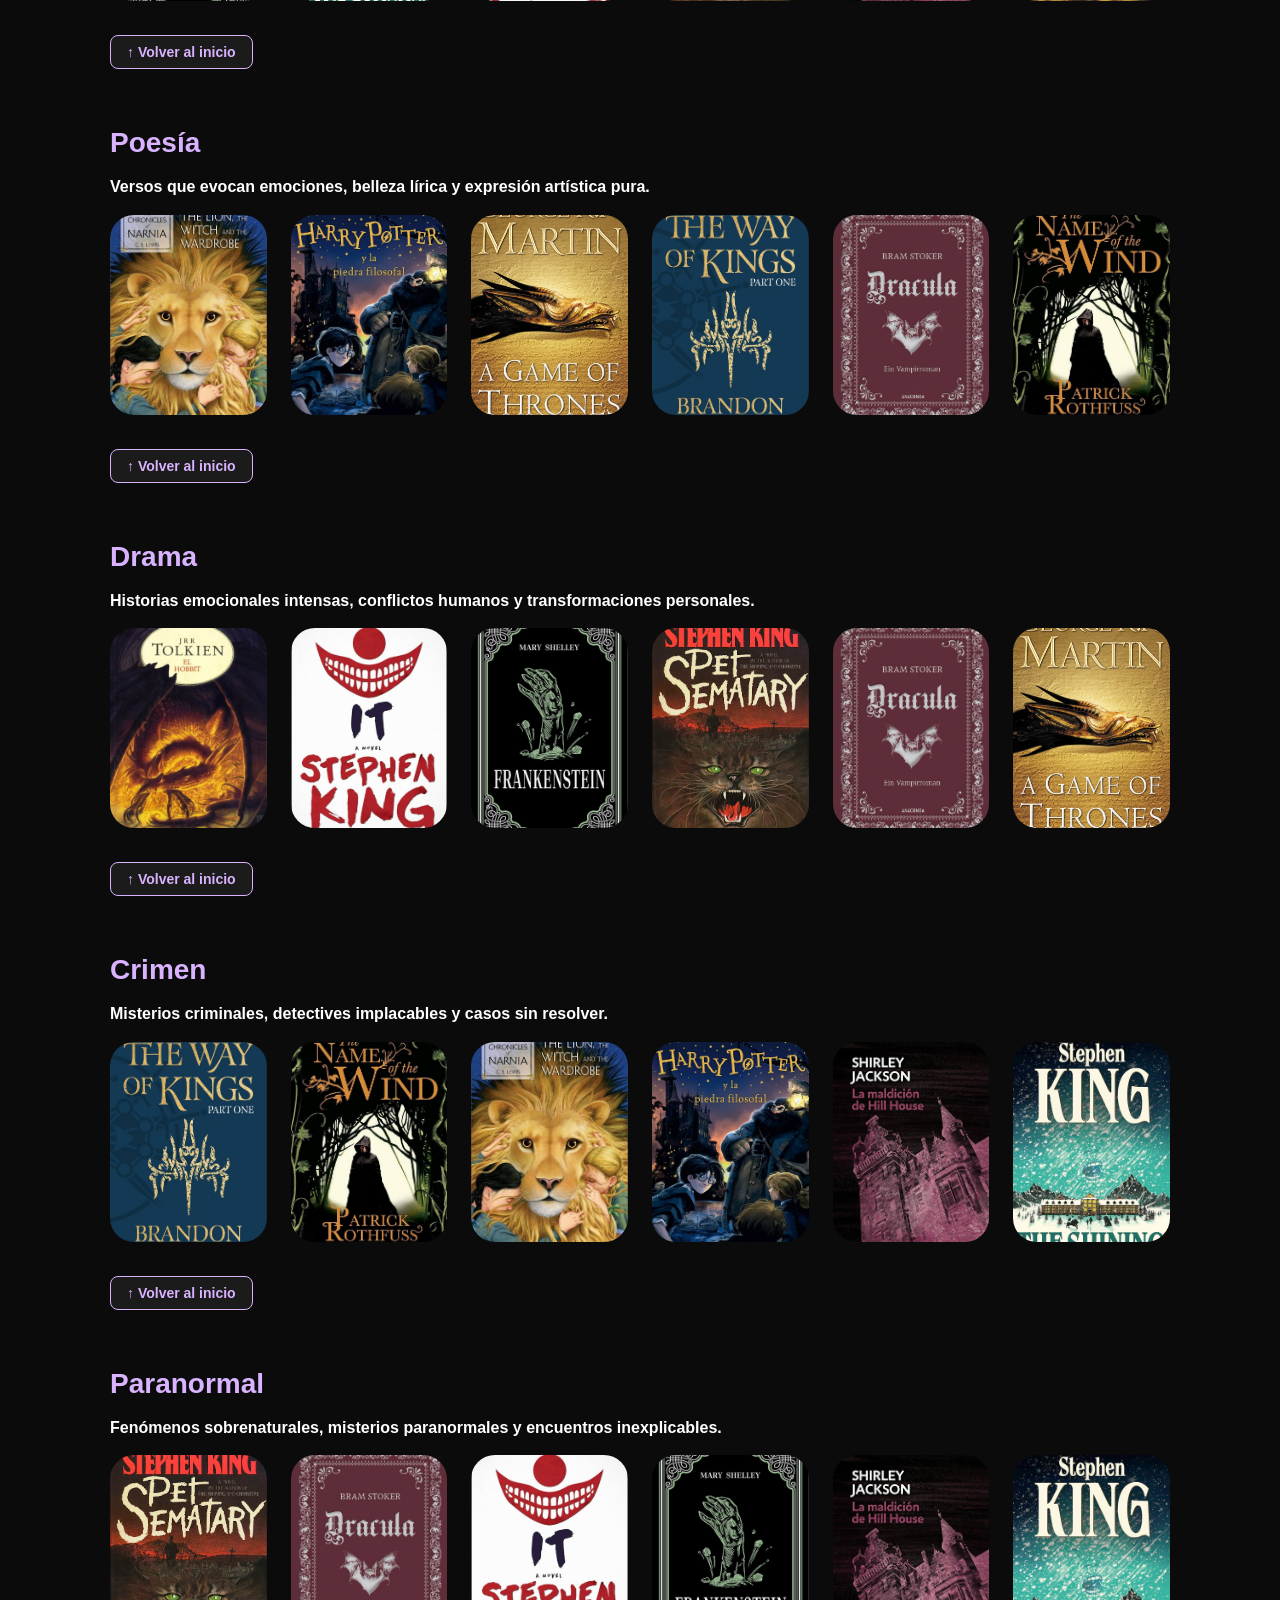
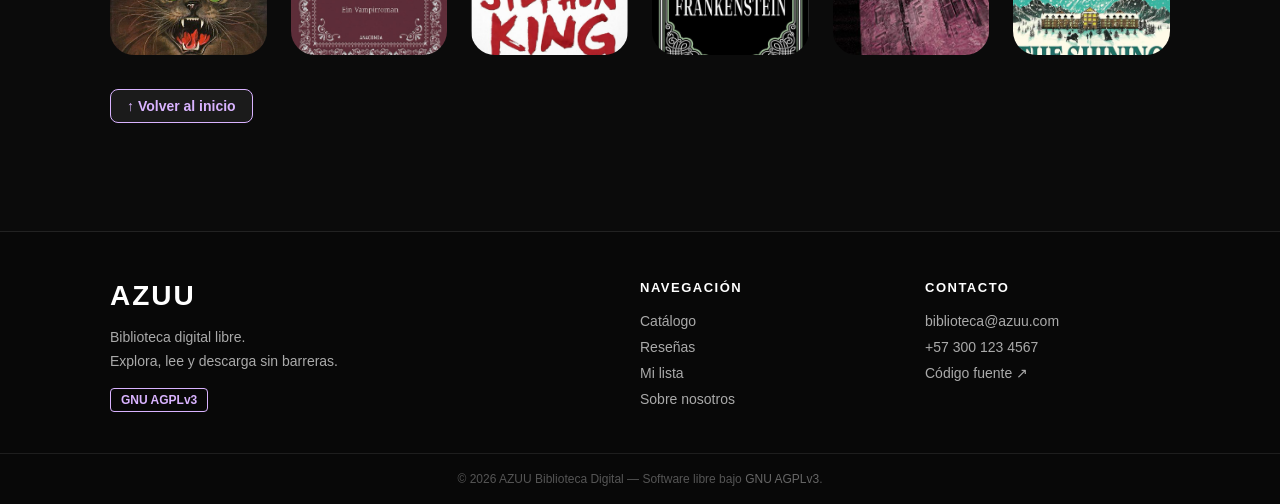
<file: explorar.html>
<!doctype html>
<!-- HTML hecho por Tapia Ortiz Gustavo y altamente modificado por Ciro E. Rivera -->
<!--Estilos aplicados por Ciro E. Rivera -->
<html lang="es">
    <head>
        <meta charset="UTF-8" />
        <meta name="viewport" content="width=device-width, initial-scale=1.0" />

        <!-- SEO -->
        <meta
            name="description"
            content="Explora el catálogo completo de la Biblioteca Digital AZUU. Busca libros por título, autor o género y léelos gratis en línea."
        />
        <meta name="keywords" content="catálogo de libros, explorar libros, géneros, buscar libros, biblioteca AZUU" />
        <meta
            name="author"
            content="Ciro Rivera, Gustavo Tapia Ortiz, Luz Lisanya Castellanos Musito, Diego Alexander Ramirez Rodriguez"
        />
        <meta name="robots" content="index, follow" />
        <meta name="theme-color" content="#0b0b0b" />
        <title>Explorar catálogo de libros | Biblioteca Digital AZUU</title>

        <link rel="canonical" href="https://azuu.uk/explorar.html" />
        <link rel="icon" type="image/png" href="/Recursos/ui/logo.png" />

        <!-- Open Graph -->
        <meta property="og:type" content="website" />
        <meta property="og:site_name" content="Biblioteca Digital AZUU" />
        <meta property="og:locale" content="es_ES" />
        <meta property="og:title" content="Explorar catálogo de libros | Biblioteca Digital AZUU" />
        <meta
            property="og:description"
            content="Busca libros por título, autor o género y léelos gratis en línea en la Biblioteca Digital AZUU."
        />
        <meta property="og:url" content="https://azuu.uk/explorar.html" />
        <meta property="og:image" content="https://azuu.uk/Recursos/3.png" />

        <!-- Twitter Card -->
        <meta name="twitter:card" content="summary_large_image" />
        <meta name="twitter:title" content="Explorar catálogo de libros | Biblioteca Digital AZUU" />
        <meta
            name="twitter:description"
            content="Busca libros por título, autor o género y léelos gratis en línea en la Biblioteca Digital AZUU."
        />
        <meta name="twitter:image" content="https://azuu.uk/Recursos/3.png" />
        <link rel="stylesheet" href="/styles/estilo1.css" />
        <link rel="stylesheet" href="/styles/forms.css" />
    </head>
    <body id="inicio">
        <header class="barra">
            <div class="logo"><a href="index.html">AZUU</a></div>
            <nav class="menu">
                <a href="explorar.html">Explorar</a>
                <a href="resenas.html">Reseñas</a>
                <a href="mi_lista.html">Mi lista</a>
            </nav>
            <div class="buscador">
                <button type="button" class="lupa" aria-label="Buscar" aria-expanded="false">
                    <svg viewBox="0 0 24 24" aria-hidden="true">
                        <path
                            d="M15.5 14h-.79l-.28-.27a6.5 6.5 0 1 0-.7.7l.27.28v.79l5 4.99L20.49 19l-4.99-5zm-6 0A4.5 4.5 0 1 1 14 9.5 4.5 4.5 0 0 1 9.5 14z"
                        />
                    </svg>
                </button>
                <input type="text" placeholder="Buscar libros..." />
                <a href="login.html" class="perfil">
                    <img src="Recursos/ui/1.png" alt="Perfil" />
                </a>
            </div>
        </header>

        <div class="seccion-contenido">
            <h1>Explorar la Biblioteca</h1>
            <p>
                Aquí puedes descubrir libros por género. Explora distintas categorías y encuentra nuevas historias para
                leer.
            </p>

            <h2>Géneros</h2>

            <ul class="menu-generos">
                <li><a href="#terror">Terror</a></li>
                <li><a href="#fantasia">Fantasía</a></li>
                <li><a href="#misterio">Misterio</a></li>
                <li><a href="#ciencia">Ciencia Ficción</a></li>
                <li><a href="#romance">Romance</a></li>
                <li><a href="#suspenso">Suspenso</a></li>
                <li><a href="#aventura">Aventura</a></li>
                <li><a href="#distopia">Distopía</a></li>
                <li><a href="#investigacion">Artículos de Investigación</a></li>
                <li><a href="#historia">Historia</a></li>
                <li><a href="#poesia">Poesía</a></li>
                <li><a href="#drama">Drama</a></li>
                <li><a href="#crimen">Crimen</a></li>
                <li><a href="#paranormal">Paranormal</a></li>
            </ul>
            <!--Ahora si, todos los generos-->
            <br />
            <h2 id="terror">Terror</h2>

            <p>Historias oscuras, criaturas extrañas y mundos donde el miedo es parte de la aventura.</p>

            <div class="galeria-libros">
                <div class="libro-item">
                    <a href="libro.html">
                        <img src="Recursos/portadas/libroIT.jpg" alt="Libro" width="150" height="200" />
                    </a>
                </div>
                <div class="libro-item">
                    <a href="libro.html">
                        <img
                            src="Recursos/portadas/Shirley Jackson, Jordan Peele and More_ 15 Terrifying Books to Read This Halloween.jpg"
                            alt="Libro"
                            width="150"
                            height="200"
                        />
                    </a>
                </div>
                <div class="libro-item">
                    <a href="libro.html">
                        <img src="Recursos/portadas/Dracula.jpg" alt="Libro" width="150" height="200" />
                    </a>
                </div>
                <div class="libro-item">
                    <a href="libro.html">
                        <img
                            src="Recursos/portadas/Frankenstein, or the Modern Prometheus by Mary Shelly.jpg"
                            alt="Libro"
                            width="150"
                            height="200"
                        />
                    </a>
                </div>
                <div class="libro-item">
                    <a href="libro.html">
                        <img src="Recursos/portadas/la maldicion.jpg" alt="Libro" width="150" height="200" />
                    </a>
                </div>
                <div class="libro-item">
                    <a href="libro.html">
                        <img src="Recursos/portadas/Pet Semetary_.jpg" alt="Libro" width="150" height="200" />
                    </a>
                </div>
            </div>
            <a href="#inicio" class="volver-arriba">↑ Volver al inicio</a>

            <br />
            <h2 id="fantasia">Fantasía</h2>

            <p>Mundos mágicos, criaturas legendarias y aventuras fuera de la realidad.</p>

            <div class="galeria-libros">
                <div class="libro-item">
                    <a href="libro.html">
                        <img src="Recursos/portadas/LIBRO_ El Hobbit.jpg" alt="Libro" width="150" height="200" />
                    </a>
                </div>
                <div class="libro-item">
                    <a href="libro.html">
                        <img src="Recursos/portadas/harrypoter.jpg" alt="Libro" width="150" height="200" />
                    </a>
                </div>
                <div class="libro-item">
                    <a href="libro.html">
                        <img
                            src="Recursos/portadas/A Game of Thrones _ Book 1 of A Song of Ice and Fire.jpg"
                            alt="Libro"
                            width="150"
                            height="200"
                        />
                    </a>
                </div>
                <div class="libro-item">
                    <a href="libro.html">
                        <img
                            src="Recursos/portadas/The Name of the Wind (The Kingkiller Chronicle).jpg"
                            alt="Libro"
                            width="150"
                            height="200"
                        />
                    </a>
                </div>
                <div class="libro-item">
                    <a href="libro.html">
                        <img
                            src="Recursos/portadas/The Lion, the Witch and the Wardrobe.jpg"
                            alt="Libro"
                            width="150"
                            height="200"
                        />
                    </a>
                </div>
                <div class="libro-item">
                    <a href="libro.html">
                        <img
                            src="Recursos/portadas/The Way of Kings - Brian Sanderson.jpg"
                            alt="Libro"
                            width="150"
                            height="200"
                        />
                    </a>
                </div>
            </div>
            <a href="#inicio" class="volver-arriba">↑ Volver al inicio</a>

            <!--Seccion de misterio por ciro rivera-->
            <h2 id="misterio">Misterio</h2>
            <p>Intrigas, secretos y tramas que te mantendrán adivinando hasta la última página.</p>
            <div class="galeria-libros">
                <div class="libro-item">
                    <a href="libro.html">
                        <img
                            src="Recursos/portadas/The Way of Kings - Brian Sanderson.jpg"
                            alt="Libro"
                            width="150"
                            height="200"
                        />
                    </a>
                </div>
                <div class="libro-item">
                    <a href="libro.html"
                        ><img
                            src="Recursos/portadas/The Way of Kings - Brian Sanderson.jpg"
                            alt="Libro"
                            width="150"
                            height="200"
                    /></a>
                </div>
                <div class="libro-item">
                    <a href="libro.html"
                        ><img
                            src="Recursos/portadas/The Way of Kings - Brian Sanderson.jpg"
                            alt="Libro"
                            width="150"
                            height="200"
                    /></a>
                </div>
                <div class="libro-item">
                    <a href="libro.html"
                        ><img
                            src="Recursos/portadas/The Way of Kings - Brian Sanderson.jpg"
                            alt="Libro"
                            width="150"
                            height="200"
                    /></a>
                </div>
                <div class="libro-item">
                    <a href="libro.html"
                        ><img
                            src="Recursos/portadas/The Way of Kings - Brian Sanderson.jpg"
                            alt="Libro"
                            width="150"
                            height="200"
                    /></a>
                </div>
                <div class="libro-item">
                    <a href="libro.html"
                        ><img
                            src="Recursos/portadas/The Way of Kings - Brian Sanderson.jpg"
                            alt="Libro"
                            width="150"
                            height="200"
                    /></a>
                </div>
            </div>
            <a href="#inicio" class="volver-arriba">↑ Volver al inicio</a>
            <!--Fin de la seccion de misterio por ciro rivera-->

            <br />
            <h2 id="ciencia">Ciencia Ficción</h2>

            <p>Viajes espaciales, tecnología avanzada y futuros que aún no existen.</p>

            <div class="galeria-libros">
                <div class="libro-item">
                    <a href="libro.html"
                        ><img
                            src="Recursos/portadas/The Lion, the Witch and the Wardrobe.jpg"
                            alt="Libro"
                            width="150"
                            height="200"
                    /></a>
                </div>
                <div class="libro-item">
                    <a href="libro.html"
                        ><img
                            src="Recursos/portadas/The Lion, the Witch and the Wardrobe.jpg"
                            alt="Libro"
                            width="150"
                            height="200"
                    /></a>
                </div>
                <div class="libro-item">
                    <a href="libro.html"
                        ><img
                            src="Recursos/portadas/The Lion, the Witch and the Wardrobe.jpg"
                            alt="Libro"
                            width="150"
                            height="200"
                    /></a>
                </div>
                <div class="libro-item">
                    <a href="libro.html"
                        ><img
                            src="Recursos/portadas/The Lion, the Witch and the Wardrobe.jpg"
                            alt="Libro"
                            width="150"
                            height="200"
                    /></a>
                </div>
                <div class="libro-item">
                    <a href="libro.html"
                        ><img
                            src="Recursos/portadas/The Lion, the Witch and the Wardrobe.jpg"
                            alt="Libro"
                            width="150"
                            height="200"
                    /></a>
                </div>
                <div class="libro-item">
                    <a href="libro.html"
                        ><img
                            src="Recursos/portadas/The Lion, the Witch and the Wardrobe.jpg"
                            alt="Libro"
                            width="150"
                            height="200"
                    /></a>
                </div>
            </div>
            <a href="#inicio" class="volver-arriba">↑ Volver al inicio</a>

            <br />
            <h2 id="romance">Romance</h2>

            <p>Historias de amor, pasión y conexiones emocionales profundas.</p>

            <div class="galeria-libros">
                <div class="libro-item">
                    <a href="libro.html"><img src="Recursos/portadas/harrypoter.jpg" alt="Libro" width="150" height="200" /></a>
                </div>
                <div class="libro-item">
                    <a href="libro.html"><img src="Recursos/portadas/Dracula.jpg" alt="Libro" width="150" height="200" /></a>
                </div>
                <div class="libro-item">
                    <a href="libro.html"
                        ><img src="Recursos/portadas/la maldicion.jpg" alt="Libro" width="150" height="200"
                    /></a>
                </div>
                <div class="libro-item">
                    <a href="libro.html"
                        ><img src="Recursos/portadas/Pet Semetary_.jpg" alt="Libro" width="150" height="200"
                    /></a>
                </div>
                <div class="libro-item">
                    <a href="libro.html"
                        ><img src="Recursos/portadas/LIBRO_ El Hobbit.jpg" alt="Libro" width="150" height="200"
                    /></a>
                </div>
                <div class="libro-item">
                    <a href="libro.html"
                        ><img
                            src="Recursos/portadas/The Name of the Wind (The Kingkiller Chronicle).jpg"
                            alt="Libro"
                            width="150"
                            height="200"
                    /></a>
                </div>
            </div>
            <a href="#inicio" class="volver-arriba">↑ Volver al inicio</a>

            <br />
            <h2 id="suspenso">Suspenso</h2>

            <p>Tensión, giros inesperados y páginas que no puedes dejar de leer.</p>

            <div class="galeria-libros">
                <div class="libro-item">
                    <a href="libro.html"><img src="Recursos/portadas/libroIT.jpg" alt="Libro" width="150" height="200" /></a>
                </div>
                <div class="libro-item">
                    <a href="libro.html"
                        ><img
                            src="Recursos/portadas/Frankenstein, or the Modern Prometheus by Mary Shelly.jpg"
                            alt="Libro"
                            width="150"
                            height="200"
                    /></a>
                </div>
                <div class="libro-item">
                    <a href="libro.html"
                        ><img
                            src="Recursos/portadas/A Game of Thrones _ Book 1 of A Song of Ice and Fire.jpg"
                            alt="Libro"
                            width="150"
                            height="200"
                    /></a>
                </div>
                <div class="libro-item">
                    <a href="libro.html"
                        ><img
                            src="Recursos/portadas/The Way of Kings - Brian Sanderson.jpg"
                            alt="Libro"
                            width="150"
                            height="200"
                    /></a>
                </div>
                <div class="libro-item">
                    <a href="libro.html"
                        ><img
                            src="Recursos/portadas/The Lion, the Witch and the Wardrobe.jpg"
                            alt="Libro"
                            width="150"
                            height="200"
                    /></a>
                </div>
                <div class="libro-item">
                    <a href="libro.html"
                        ><img
                            src="Recursos/portadas/Shirley Jackson, Jordan Peele and More_ 15 Terrifying Books to Read This Halloween.jpg"
                            alt="Libro"
                            width="150"
                            height="200"
                    /></a>
                </div>
            </div>
            <a href="#inicio" class="volver-arriba">↑ Volver al inicio</a>

            <br />
            <h2 id="aventura">Aventura</h2>

            <p>Viajes épicos, desafíos emocionantes y aventuras sin fin.</p>

            <div class="galeria-libros">
                <div class="libro-item">
                    <a href="libro.html"
                        ><img src="Recursos/portadas/LIBRO_ El Hobbit.jpg" alt="Libro" width="150" height="200"
                    /></a>
                </div>
                <div class="libro-item">
                    <a href="libro.html"
                        ><img
                            src="Recursos/portadas/A Game of Thrones _ Book 1 of A Song of Ice and Fire.jpg"
                            alt="Libro"
                            width="150"
                            height="200"
                    /></a>
                </div>
                <div class="libro-item">
                    <a href="libro.html"
                        ><img
                            src="Recursos/portadas/The Way of Kings - Brian Sanderson.jpg"
                            alt="Libro"
                            width="150"
                            height="200"
                    /></a>
                </div>
                <div class="libro-item">
                    <a href="libro.html"
                        ><img
                            src="Recursos/portadas/The Name of the Wind (The Kingkiller Chronicle).jpg"
                            alt="Libro"
                            width="150"
                            height="200"
                    /></a>
                </div>
                <div class="libro-item">
                    <a href="libro.html"><img src="Recursos/portadas/harrypoter.jpg" alt="Libro" width="150" height="200" /></a>
                </div>
                <div class="libro-item">
                    <a href="libro.html"
                        ><img
                            src="Recursos/portadas/The Lion, the Witch and the Wardrobe.jpg"
                            alt="Libro"
                            width="150"
                            height="200"
                    /></a>
                </div>
            </div>
            <a href="#inicio" class="volver-arriba">↑ Volver al inicio</a>
            <!--Otras categorías
        Ciro Enrique Rivera Lopez-->
            <br />
            <h2 id="distopia">Distopía</h2>

            <p>Mundos futuros oscuros, sistemas opresivos y sociedades distorsionadas.</p>

            <div class="galeria-libros">
                <div class="libro-item">
                    <a href="libro.html"
                        ><img
                            src="Recursos/portadas/The Lion, the Witch and the Wardrobe.jpg"
                            alt="Libro"
                            width="150"
                            height="200"
                    /></a>
                </div>
                <div class="libro-item">
                    <a href="libro.html"><img src="Recursos/portadas/Dracula.jpg" alt="Libro" width="150" height="200" /></a>
                </div>
                <div class="libro-item">
                    <a href="libro.html"
                        ><img
                            src="Recursos/portadas/Frankenstein, or the Modern Prometheus by Mary Shelly.jpg"
                            alt="Libro"
                            width="150"
                            height="200"
                    /></a>
                </div>
                <div class="libro-item">
                    <a href="libro.html"><img src="Recursos/portadas/libroIT.jpg" alt="Libro" width="150" height="200" /></a>
                </div>
                <div class="libro-item">
                    <a href="libro.html"
                        ><img src="Recursos/portadas/Pet Semetary_.jpg" alt="Libro" width="150" height="200"
                    /></a>
                </div>
                <div class="libro-item">
                    <a href="libro.html"
                        ><img src="Recursos/portadas/la maldicion.jpg" alt="Libro" width="150" height="200"
                    /></a>
                </div>
            </div>
            <a href="#inicio" class="volver-arriba">↑ Volver al inicio</a>

            <br />
            <h2 id="investigacion">Artículos de Investigación</h2>

            <p>Documentos académicos, análisis profundos y estudios científicos para investigadores y académicos.</p>

            <div class="galeria-libros">
                <div class="libro-item">
                    <a href="libro.html"><img src="Recursos/portadas/GitBook.png" alt="Pro Git" width="150" height="200" /></a>
                </div>
                <div class="libro-item">
                    <a href="libro.html"
                        ><img src="Recursos/portadas/LIBRO_ El Hobbit.jpg" alt="Libro" width="150" height="200"
                    /></a>
                </div>
                <div class="libro-item">
                    <a href="libro.html"
                        ><img
                            src="Recursos/portadas/The Way of Kings - Brian Sanderson.jpg"
                            alt="Libro"
                            width="150"
                            height="200"
                    /></a>
                </div>
                <div class="libro-item">
                    <a href="libro.html"
                        ><img
                            src="Recursos/portadas/A Game of Thrones _ Book 1 of A Song of Ice and Fire.jpg"
                            alt="Libro"
                            width="150"
                            height="200"
                    /></a>
                </div>
                <div class="libro-item">
                    <a href="libro.html"
                        ><img
                            src="Recursos/portadas/The Name of the Wind (The Kingkiller Chronicle).jpg"
                            alt="Libro"
                            width="150"
                            height="200"
                    /></a>
                </div>
                <div class="libro-item">
                    <a href="libro.html"><img src="Recursos/portadas/harrypoter.jpg" alt="Libro" width="150" height="200" /></a>
                </div>
                <div class="libro-item">
                    <a href="libro.html"><img src="Recursos/portadas/Dracula.jpg" alt="Libro" width="150" height="200" /></a>
                </div>
            </div>
            <a href="#inicio" class="volver-arriba">↑ Volver al inicio</a>

            <br />
            <h2 id="historia">Historia</h2>

            <p>Narrativas históricas, biografías y eventos que marcaron el tiempo.</p>

            <div class="galeria-libros">
                <div class="libro-item">
                    <a href="libro.html"
                        ><img
                            src="Recursos/portadas/Frankenstein, or the Modern Prometheus by Mary Shelly.jpg"
                            alt="Libro"
                            width="150"
                            height="200"
                    /></a>
                </div>
                <div class="libro-item">
                    <a href="libro.html"
                        ><img
                            src="Recursos/portadas/Shirley Jackson, Jordan Peele and More_ 15 Terrifying Books to Read This Halloween.jpg"
                            alt="Libro"
                            width="150"
                            height="200"
                    /></a>
                </div>
                <div class="libro-item">
                    <a href="libro.html"><img src="Recursos/portadas/libroIT.jpg" alt="Libro" width="150" height="200" /></a>
                </div>
                <div class="libro-item">
                    <a href="libro.html"
                        ><img src="Recursos/portadas/Pet Semetary_.jpg" alt="Libro" width="150" height="200"
                    /></a>
                </div>
                <div class="libro-item">
                    <a href="libro.html"
                        ><img src="Recursos/portadas/la maldicion.jpg" alt="Libro" width="150" height="200"
                    /></a>
                </div>
                <div class="libro-item">
                    <a href="libro.html"
                        ><img src="Recursos/portadas/LIBRO_ El Hobbit.jpg" alt="Libro" width="150" height="200"
                    /></a>
                </div>
            </div>
            <a href="#inicio" class="volver-arriba">↑ Volver al inicio</a>

            <br />
            <h2 id="poesia">Poesía</h2>

            <p>Versos que evocan emociones, belleza lírica y expresión artística pura.</p>

            <div class="galeria-libros">
                <div class="libro-item">
                    <a href="libro.html"
                        ><img
                            src="Recursos/portadas/The Lion, the Witch and the Wardrobe.jpg"
                            alt="Libro"
                            width="150"
                            height="200"
                    /></a>
                </div>
                <div class="libro-item">
                    <a href="libro.html"><img src="Recursos/portadas/harrypoter.jpg" alt="Libro" width="150" height="200" /></a>
                </div>
                <div class="libro-item">
                    <a href="libro.html"
                        ><img
                            src="Recursos/portadas/A Game of Thrones _ Book 1 of A Song of Ice and Fire.jpg"
                            alt="Libro"
                            width="150"
                            height="200"
                    /></a>
                </div>
                <div class="libro-item">
                    <a href="libro.html"
                        ><img
                            src="Recursos/portadas/The Way of Kings - Brian Sanderson.jpg"
                            alt="Libro"
                            width="150"
                            height="200"
                    /></a>
                </div>
                <div class="libro-item">
                    <a href="libro.html"><img src="Recursos/portadas/Dracula.jpg" alt="Libro" width="150" height="200" /></a>
                </div>
                <div class="libro-item">
                    <a href="libro.html"
                        ><img
                            src="Recursos/portadas/The Name of the Wind (The Kingkiller Chronicle).jpg"
                            alt="Libro"
                            width="150"
                            height="200"
                    /></a>
                </div>
            </div>
            <a href="#inicio" class="volver-arriba">↑ Volver al inicio</a>

            <br />
            <h2 id="drama">Drama</h2>

            <p>Historias emocionales intensas, conflictos humanos y transformaciones personales.</p>

            <div class="galeria-libros">
                <div class="libro-item">
                    <a href="libro.html"
                        ><img src="Recursos/portadas/LIBRO_ El Hobbit.jpg" alt="Libro" width="150" height="200"
                    /></a>
                </div>
                <div class="libro-item">
                    <a href="libro.html"><img src="Recursos/portadas/libroIT.jpg" alt="Libro" width="150" height="200" /></a>
                </div>
                <div class="libro-item">
                    <a href="libro.html"
                        ><img
                            src="Recursos/portadas/Frankenstein, or the Modern Prometheus by Mary Shelly.jpg"
                            alt="Libro"
                            width="150"
                            height="200"
                    /></a>
                </div>
                <div class="libro-item">
                    <a href="libro.html"
                        ><img src="Recursos/portadas/Pet Semetary_.jpg" alt="Libro" width="150" height="200"
                    /></a>
                </div>
                <div class="libro-item">
                    <a href="libro.html"><img src="Recursos/portadas/Dracula.jpg" alt="Libro" width="150" height="200" /></a>
                </div>
                <div class="libro-item">
                    <a href="libro.html"
                        ><img
                            src="Recursos/portadas/A Game of Thrones _ Book 1 of A Song of Ice and Fire.jpg"
                            alt="Libro"
                            width="150"
                            height="200"
                    /></a>
                </div>
            </div>
            <a href="#inicio" class="volver-arriba">↑ Volver al inicio</a>

            <br />
            <h2 id="crimen">Crimen</h2>

            <p>Misterios criminales, detectives implacables y casos sin resolver.</p>

            <div class="galeria-libros">
                <div class="libro-item">
                    <a href="libro.html"
                        ><img
                            src="Recursos/portadas/The Way of Kings - Brian Sanderson.jpg"
                            alt="Libro"
                            width="150"
                            height="200"
                    /></a>
                </div>
                <div class="libro-item">
                    <a href="libro.html"
                        ><img
                            src="Recursos/portadas/The Name of the Wind (The Kingkiller Chronicle).jpg"
                            alt="Libro"
                            width="150"
                            height="200"
                    /></a>
                </div>
                <div class="libro-item">
                    <a href="libro.html"
                        ><img
                            src="Recursos/portadas/The Lion, the Witch and the Wardrobe.jpg"
                            alt="Libro"
                            width="150"
                            height="200"
                    /></a>
                </div>
                <div class="libro-item">
                    <a href="libro.html"><img src="Recursos/portadas/harrypoter.jpg" alt="Libro" width="150" height="200" /></a>
                </div>
                <div class="libro-item">
                    <a href="libro.html"
                        ><img src="Recursos/portadas/la maldicion.jpg" alt="Libro" width="150" height="200"
                    /></a>
                </div>
                <div class="libro-item">
                    <a href="libro.html"
                        ><img
                            src="Recursos/portadas/Shirley Jackson, Jordan Peele and More_ 15 Terrifying Books to Read This Halloween.jpg"
                            alt="Libro"
                            width="150"
                            height="200"
                    /></a>
                </div>
            </div>
            <a href="#inicio" class="volver-arriba">↑ Volver al inicio</a>

            <br />
            <h2 id="paranormal">Paranormal</h2>

            <p>Fenómenos sobrenaturales, misterios paranormales y encuentros inexplicables.</p>

            <div class="galeria-libros">
                <div class="libro-item">
                    <a href="libro.html"
                        ><img src="Recursos/portadas/Pet Semetary_.jpg" alt="Libro" width="150" height="200"
                    /></a>
                </div>
                <div class="libro-item">
                    <a href="libro.html"><img src="Recursos/portadas/Dracula.jpg" alt="Libro" width="150" height="200" /></a>
                </div>
                <div class="libro-item">
                    <a href="libro.html"><img src="Recursos/portadas/libroIT.jpg" alt="Libro" width="150" height="200" /></a>
                </div>
                <div class="libro-item">
                    <a href="libro.html"
                        ><img
                            src="Recursos/portadas/Frankenstein, or the Modern Prometheus by Mary Shelly.jpg"
                            alt="Libro"
                            width="150"
                            height="200"
                    /></a>
                </div>
                <div class="libro-item">
                    <a href="libro.html"
                        ><img src="Recursos/portadas/la maldicion.jpg" alt="Libro" width="150" height="200"
                    /></a>
                </div>
                <div class="libro-item">
                    <a href="libro.html"
                        ><img
                            src="Recursos/portadas/Shirley Jackson, Jordan Peele and More_ 15 Terrifying Books to Read This Halloween.jpg"
                            alt="Libro"
                            width="150"
                            height="200"
                    /></a>
                </div>
            </div>
            <a href="#inicio" class="volver-arriba">↑ Volver al inicio</a>
        </div>

        <footer>
            <div class="footer-grid">
                <div class="footer-col">
                    <span class="footer-logo">AZUU</span>
                    <p>Biblioteca digital libre.<br />Explora, lee y descarga sin barreras.</p>
                    <a class="footer-licencia" href="https://www.gnu.org/licenses/agpl-3.0.html" target="_blank"
                        >GNU AGPLv3</a
                    >
                </div>
                <div class="footer-col">
                    <h4>Navegación</h4>
                    <ul>
                        <li><a href="/explorar.html">Catálogo</a></li>
                        <li><a href="/resenas.html">Reseñas</a></li>
                        <li><a href="/mi_lista.html">Mi lista</a></li>
                        <li><a href="/contacto.html">Sobre nosotros</a></li>
                    </ul>
                </div>
                <div class="footer-col">
                    <h4>Contacto</h4>
                    <ul>
                        <li><a href="mailto:biblioteca@azuu.com">biblioteca@azuu.com</a></li>
                        <li>+57 300 123 4567</li>
                        <li>
                            <a href="https://github.com/ciroenrique4-eng/Proyecto-Biblioteca" target="_blank"
                                >Código fuente ↗</a
                            >
                        </li>
                    </ul>
                </div>
            </div>
            <div class="footer-barra">
                <p>
                    &copy; 2026 AZUU Biblioteca Digital &mdash; Software libre bajo
                    <a href="https://www.gnu.org/licenses/agpl-3.0.html" target="_blank">GNU AGPLv3</a>.
                </p>
            </div>
        </footer>
        <script src="/js/header.js" defer></script>
        <script src="/js/libros.js"></script>
        <script>
            document.addEventListener("DOMContentLoaded", () => {
                const mapaImagenId = {};
                libros.forEach((libro, i) => {
                    const nombreArchivo = libro.portada.split("/").pop();
                    mapaImagenId[nombreArchivo] = i;
                });

                document.querySelectorAll(".libro-item a").forEach(enlace => {
                    const img = enlace.querySelector("img");
                    if (!img) return;
                    const nombreArchivo = decodeURIComponent(img.src.split("/").pop());
                    const id = mapaImagenId[nombreArchivo];
                    if (id !== undefined) {
                        enlace.href = "libro.html?id=" + id;
                    }
                });
            });
        </script>
    </body>
</html>
</file>
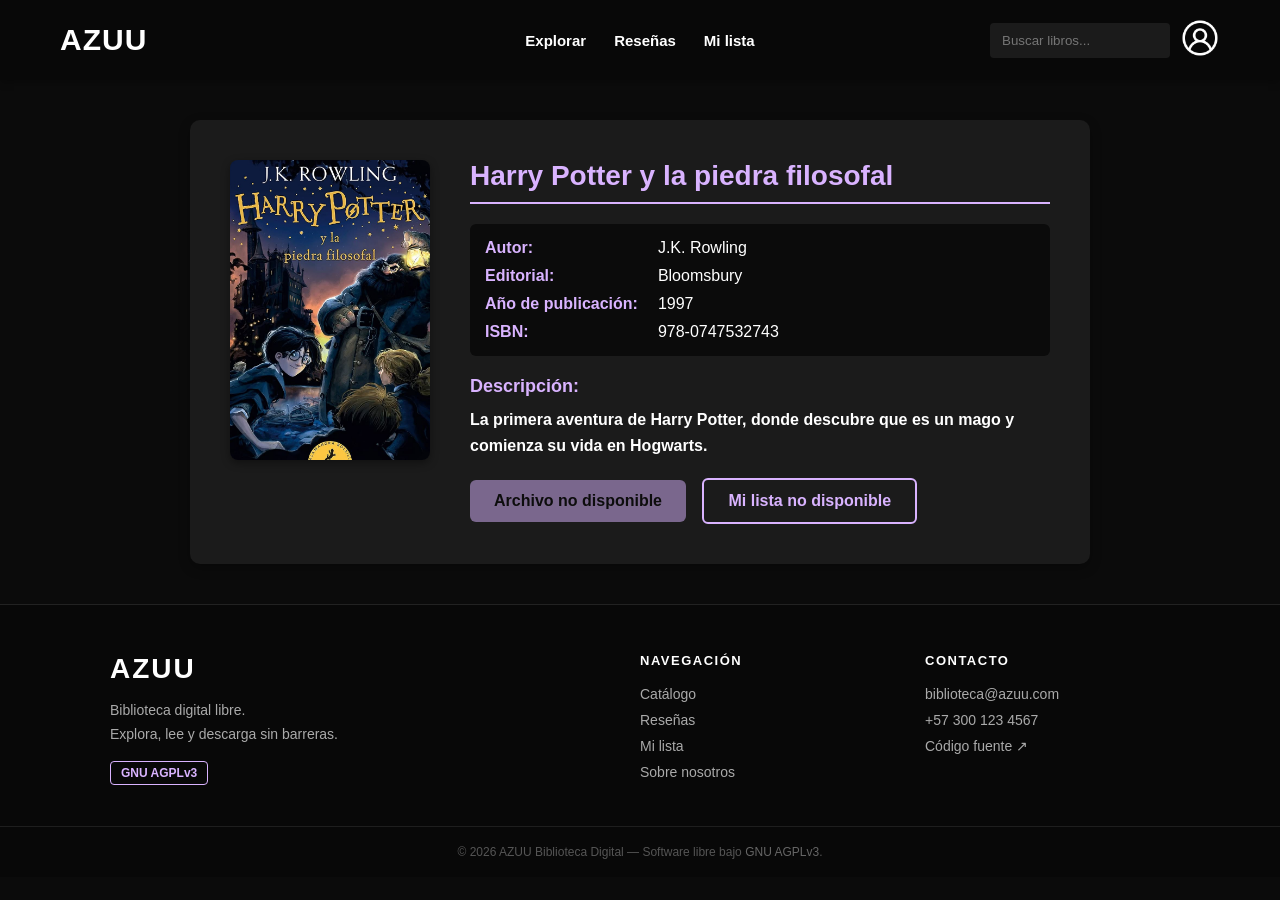
<file: libro.html>
<!doctype html>
<html lang="es">
    <head>
        <meta charset="UTF-8" />
        <meta name="viewport" content="width=device-width, initial-scale=1.0" />
        <title>Libro | Biblioteca Digital AZUU</title>
        <link rel="icon" type="image/png" href="Recursos/ui/logo.png" />
        <link rel="stylesheet" href="styles/estilo1.css" />
        <link rel="stylesheet" href="styles/Libro.css" />
    </head>
    <body>
        <header class="barra">
            <div class="logo"><a href="index.html">AZUU</a></div>
            <nav class="menu">
                <a href="explorar.html">Explorar</a>
                <a href="resenas.html">Reseñas</a>
                <a href="mi_lista.html">Mi lista</a>
            </nav>
            <div class="buscador">
                <button type="button" class="lupa" aria-label="Buscar" aria-expanded="false">
                    <svg viewBox="0 0 24 24" aria-hidden="true">
                        <path
                            d="M15.5 14h-.79l-.28-.27a6.5 6.5 0 1 0-.7.7l.27.28v.79l5 4.99L20.49 19l-4.99-5zm-6 0A4.5 4.5 0 1 1 14 9.5 4.5 4.5 0 0 1 9.5 14z"
                        />
                    </svg>
                </button>
                <input type="text" placeholder="Buscar libros..." />
                <a href="login.html" class="perfil">
                    <img src="Recursos/ui/1.png" alt="Perfil" />
                </a>
            </div>
        </header>

        <main class="seccion-contenido">
            <div class="libro-detalle">
                <div class="libro-portada">
                    <img id="portada" src="" alt="Portada del libro" width="200" height="300" />
                </div>
                <div class="libro-info">
                    <h1 id="titulo"></h1>
                    <dl class="libro-metadata" id="metadata"></dl>
                    <h3>Descripción:</h3>
                    <p id="descripcion"></p>
                    <button id="btn-leer" class="btn-leer">Leer ahora</button>
                    <button id="btn-lista" class="btn-lista">Agregar a mi lista</button>
                </div>
            </div>
        </main>

        <footer>
            <div class="footer-grid">
                <div class="footer-col">
                    <span class="footer-logo">AZUU</span>
                    <p>Biblioteca digital libre.<br />Explora, lee y descarga sin barreras.</p>
                    <a class="footer-licencia" href="https://www.gnu.org/licenses/agpl-3.0.html" target="_blank"
                        >GNU AGPLv3</a
                    >
                </div>
                <div class="footer-col">
                    <h4>Navegación</h4>
                    <ul>
                        <li><a href="/explorar.html">Catálogo</a></li>
                        <li><a href="/resenas.html">Reseñas</a></li>
                        <li><a href="/mi_lista.html">Mi lista</a></li>
                        <li><a href="/contacto.html">Sobre nosotros</a></li>
                    </ul>
                </div>
                <div class="footer-col">
                    <h4>Contacto</h4>
                    <ul>
                        <li><a href="mailto:biblioteca@azuu.com">biblioteca@azuu.com</a></li>
                        <li>+57 300 123 4567</li>
                        <li>
                            <a href="https://github.com/ciroenrique4-eng/Proyecto-Biblioteca" target="_blank"
                                >Código fuente ↗</a
                            >
                        </li>
                    </ul>
                </div>
            </div>
            <div class="footer-barra">
                <p>
                    &copy; 2026 AZUU Biblioteca Digital &mdash; Software libre bajo
                    <a href="https://www.gnu.org/licenses/agpl-3.0.html" target="_blank">GNU AGPLv3</a>.
                </p>
            </div>
        </footer>

        <script src="js/header.js" defer></script>
        <script src="js/libros.js"></script>
        <script src="js/Libro.js"></script>
    </body>
</html>
</file>
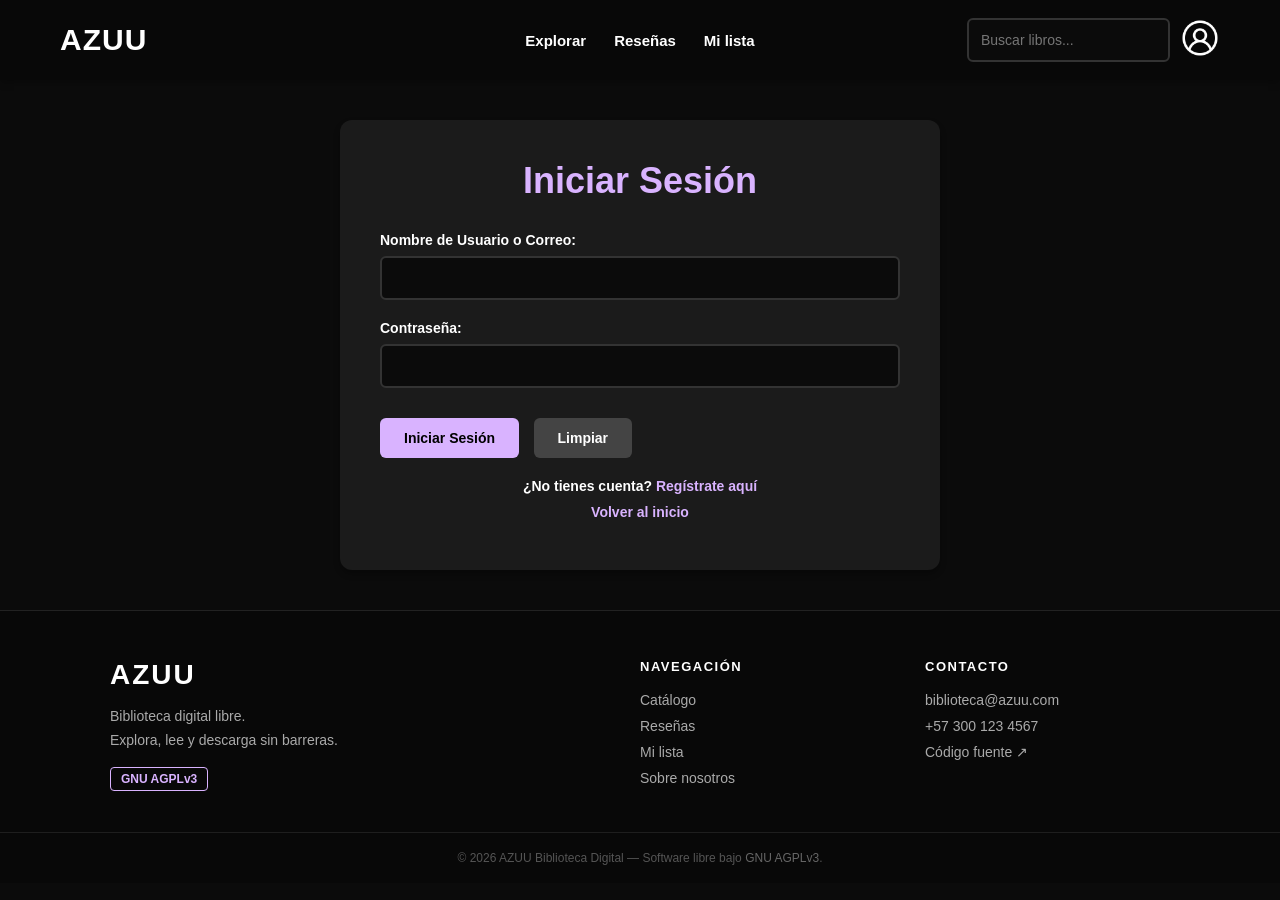
<file: login.html>
<!doctype html>
<!-- HTML de inicio de sesión por Ciro E. Rivera y Luz Lisanya Castellanos Musitos -->
<!--Estilos aplicados por Ciro E. Rivera -->
<html lang="es">
    <head>
        <meta charset="UTF-8" />
        <meta name="viewport" content="width=device-width, initial-scale=1.0" />

        <!-- SEO -->
        <meta
            name="description"
            content="Inicia sesión en la Biblioteca Digital AZUU para acceder a tu lista de lectura y tus reseñas."
        />
        <meta name="author" content="Ciro Rivera, Gustavo Tapia Ortiz, Luz Lisanya Castellanos Musito, Diego Alexander Ramirez Rodriguez" />
        <!-- noindex: es una página de acceso, no debe aparecer en resultados de búsqueda -->
        <meta name="robots" content="noindex, follow" />
        <meta name="theme-color" content="#0b0b0b" />
        <title>Iniciar sesión | Biblioteca Digital AZUU</title>

        <link rel="icon" type="image/png" href="/Recursos/ui/logo.png" />
        <link rel="stylesheet" href="/styles/estilo1.css" />
        <link rel="stylesheet" href="/styles/forms.css" />
    </head>
    <body>
        <header class="barra">
            <div class="logo"><a href="index.html">AZUU</a></div>
            <nav class="menu">
                <a href="explorar.html">Explorar</a>
                <a href="resenas.html">Reseñas</a>
                <a href="mi_lista.html">Mi lista</a>
            </nav>
            <div class="buscador">
                <button type="button" class="lupa" aria-label="Buscar" aria-expanded="false">
                    <svg viewBox="0 0 24 24" aria-hidden="true"><path d="M15.5 14h-.79l-.28-.27a6.5 6.5 0 1 0-.7.7l.27.28v.79l5 4.99L20.49 19l-4.99-5zm-6 0A4.5 4.5 0 1 1 14 9.5 4.5 4.5 0 0 1 9.5 14z"/></svg>
                </button>
                <input type="text" placeholder="Buscar libros..." />
                <a href="login.html" class="perfil">
                    <img src="Recursos/ui/1.png" alt="Perfil" />
                </a>
            </div>
        </header>

        <div class="contenedor-formulario">
            <h1>Iniciar Sesión</h1>
            <form action="/api/login.php" method="POST">
                <div class="grupo-formulario">
                    <label for="usuario">Nombre de Usuario o Correo:</label>
                    <input type="text" id="usuario" name="usuario" required />
                </div>

                <div class="grupo-formulario">
                    <label for="password">Contraseña:</label>
                    <input type="password" id="password" name="password" required />
                </div>

                <button type="submit">Iniciar Sesión</button>
                <button type="reset">Limpiar</button>
            </form>

            <div class="enlaces-formulario">
                <p>¿No tienes cuenta? <a href="crear_cuenta.html">Regístrate aquí</a></p>
                <p><a href="index.html">Volver al inicio</a></p>
            </div>
        </div>

        <footer>
            <div class="footer-grid">
                <div class="footer-col">
                    <span class="footer-logo">AZUU</span>
                    <p>Biblioteca digital libre.<br />Explora, lee y descarga sin barreras.</p>
                    <a class="footer-licencia" href="https://www.gnu.org/licenses/agpl-3.0.html" target="_blank">GNU AGPLv3</a>
                </div>
                <div class="footer-col">
                    <h4>Navegación</h4>
                    <ul>
                        <li><a href="/explorar.html">Catálogo</a></li>
                        <li><a href="/resenas.html">Reseñas</a></li>
                        <li><a href="/mi_lista.html">Mi lista</a></li>
                        <li><a href="/contacto.html">Sobre nosotros</a></li>
                    </ul>
                </div>
                <div class="footer-col">
                    <h4>Contacto</h4>
                    <ul>
                        <li><a href="mailto:biblioteca@azuu.com">biblioteca@azuu.com</a></li>
                        <li>+57 300 123 4567</li>
                        <li><a href="https://github.com/ciroenrique4-eng/Proyecto-Biblioteca" target="_blank">Código fuente ↗</a></li>
                    </ul>
                </div>
            </div>
            <div class="footer-barra">
                <p>&copy; 2026 AZUU Biblioteca Digital &mdash; Software libre bajo <a href="https://www.gnu.org/licenses/agpl-3.0.html" target="_blank">GNU AGPLv3</a>.</p>
            </div>
        </footer>
        <script src="/js/header.js" defer></script>
        <script src="/js/formularios.js" defer></script>
    </body>
</html>
</file>
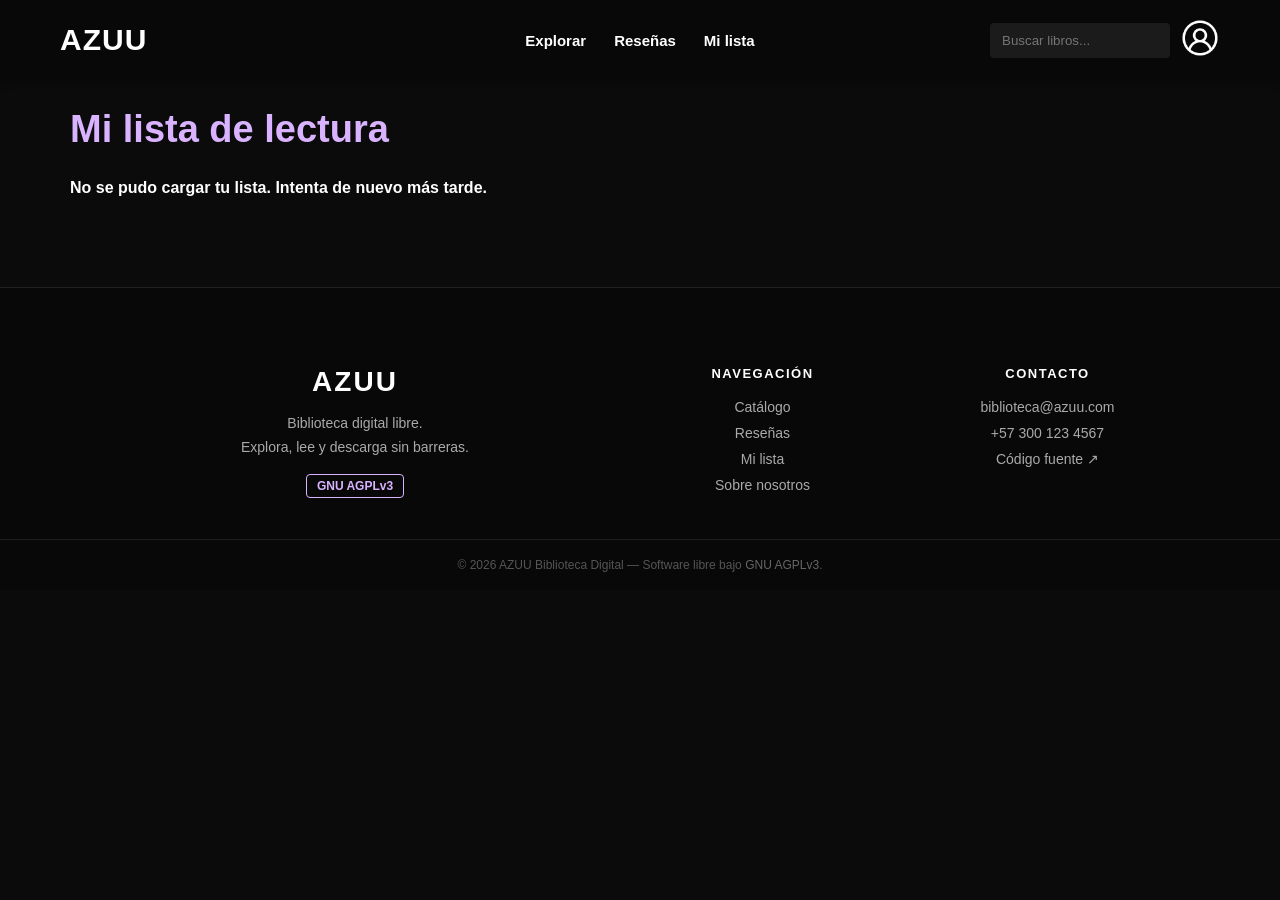
<file: mi_lista.html>
<!doctype html>
<!--HTML hecho por Gustavo Tapia Ortiz-->
<!--Estilos hechos y aplicados por Gustavo Tapia Ortiz-->
<html lang="es">
    <head>
        <meta charset="UTF-8" />
        <meta name="viewport" content="width=device-width, initial-scale=1.0" />

        <!-- SEO -->
        <meta
            name="description"
            content="Tu lista personal de lectura en la Biblioteca Digital AZUU. Guarda y organiza los libros que quieres leer."
        />
        <meta name="author" content="Ciro Rivera, Gustavo Tapia Ortiz, Luz Lisanya Castellanos Musito, Diego Alexander Ramirez Rodriguez" />
        <!-- noindex: contenido personal del usuario, no debe aparecer en resultados de búsqueda -->
        <meta name="robots" content="noindex, follow" />
        <meta name="theme-color" content="#0b0b0b" />
        <title>Mi lista de lectura | Biblioteca Digital AZUU</title>

        <link rel="icon" type="image/png" href="/Recursos/ui/logo.png" />
        <link rel="stylesheet" href="/styles/estilo1.css" />
        <style>
            .contenido {
                padding: 28px 70px 50px;
            }
            .contenido h2 {
                font-size: 38px;
                margin-bottom: 28px;
                color: #d9b3ff;
            }
            .cerrar-sesion {
                display: inline-block;
                margin-bottom: 28px;
                padding: 10px 20px;
                border: 1px solid #7a2f38;
                border-radius: 14px;
                background: #3a1e22;
                color: #f0a6ad;
                font-weight: bold;
                transition: filter 0.25s ease;
            }
            .cerrar-sesion:hover {
                filter: brightness(1.15);
            }
            @media (max-width: 700px) {
                .contenido {
                    padding: 28px 20px 40px;
                }
                .contenido h2 {
                    font-size: 28px;
                }
            }
            footer {
                margin-top: 40px;
                padding: 30px 0 0 0;
                border-top: 1px solid #222;
                text-align: center;
            }
            footer h4 {
                color: #d9b3ff;
                margin-bottom: 10px;
            }
        </style>
    </head>
    <body>
        <header class="barra">
            <div class="logo"><a href="index.html">AZUU</a></div>
            <nav class="menu">
                <a href="explorar.html">Explorar</a>
                <a href="resenas.html">Reseñas</a>
                <a href="mi_lista.html">Mi lista</a>
            </nav>
            <div class="buscador">
                <button type="button" class="lupa" aria-label="Buscar" aria-expanded="false">
                    <svg viewBox="0 0 24 24" aria-hidden="true"><path d="M15.5 14h-.79l-.28-.27a6.5 6.5 0 1 0-.7.7l.27.28v.79l5 4.99L20.49 19l-4.99-5zm-6 0A4.5 4.5 0 1 1 14 9.5 4.5 4.5 0 0 1 9.5 14z"/></svg>
                </button>
                <input type="text" placeholder="Buscar libros..." />
                <a href="login.html" class="perfil">
                    <img src="Recursos/ui/1.png" alt="Perfil" />
                </a>
            </div>
        </header>

        <div class="contenido">
            <h2>Mi lista de lectura</h2>
            <p id="lista-aviso">Cargando tu lista...</p>
            <div class="galeria" id="lista-galeria"></div>
        </div>
        <footer>
            <div class="footer-grid">
                <div class="footer-col">
                    <span class="footer-logo">AZUU</span>
                    <p>Biblioteca digital libre.<br />Explora, lee y descarga sin barreras.</p>
                    <a class="footer-licencia" href="https://www.gnu.org/licenses/agpl-3.0.html" target="_blank">GNU AGPLv3</a>
                </div>
                <div class="footer-col">
                    <h4>Navegación</h4>
                    <ul>
                        <li><a href="/explorar.html">Catálogo</a></li>
                        <li><a href="/resenas.html">Reseñas</a></li>
                        <li><a href="/mi_lista.html">Mi lista</a></li>
                        <li><a href="/contacto.html">Sobre nosotros</a></li>
                    </ul>
                </div>
                <div class="footer-col">
                    <h4>Contacto</h4>
                    <ul>
                        <li><a href="mailto:biblioteca@azuu.com">biblioteca@azuu.com</a></li>
                        <li>+57 300 123 4567</li>
                        <li><a href="https://github.com/ciroenrique4-eng/Proyecto-Biblioteca" target="_blank">Código fuente ↗</a></li>
                    </ul>
                </div>
            </div>
            <div class="footer-barra">
                <p>&copy; 2026 AZUU Biblioteca Digital &mdash; Software libre bajo <a href="https://www.gnu.org/licenses/agpl-3.0.html" target="_blank">GNU AGPLv3</a>.</p>
            </div>
        </footer>
        <script src="/js/header.js" defer></script>
        <script src="/js/libros.js"></script>
        <script src="/js/mi_lista.js" defer></script>
    </body>
</html>
</file>
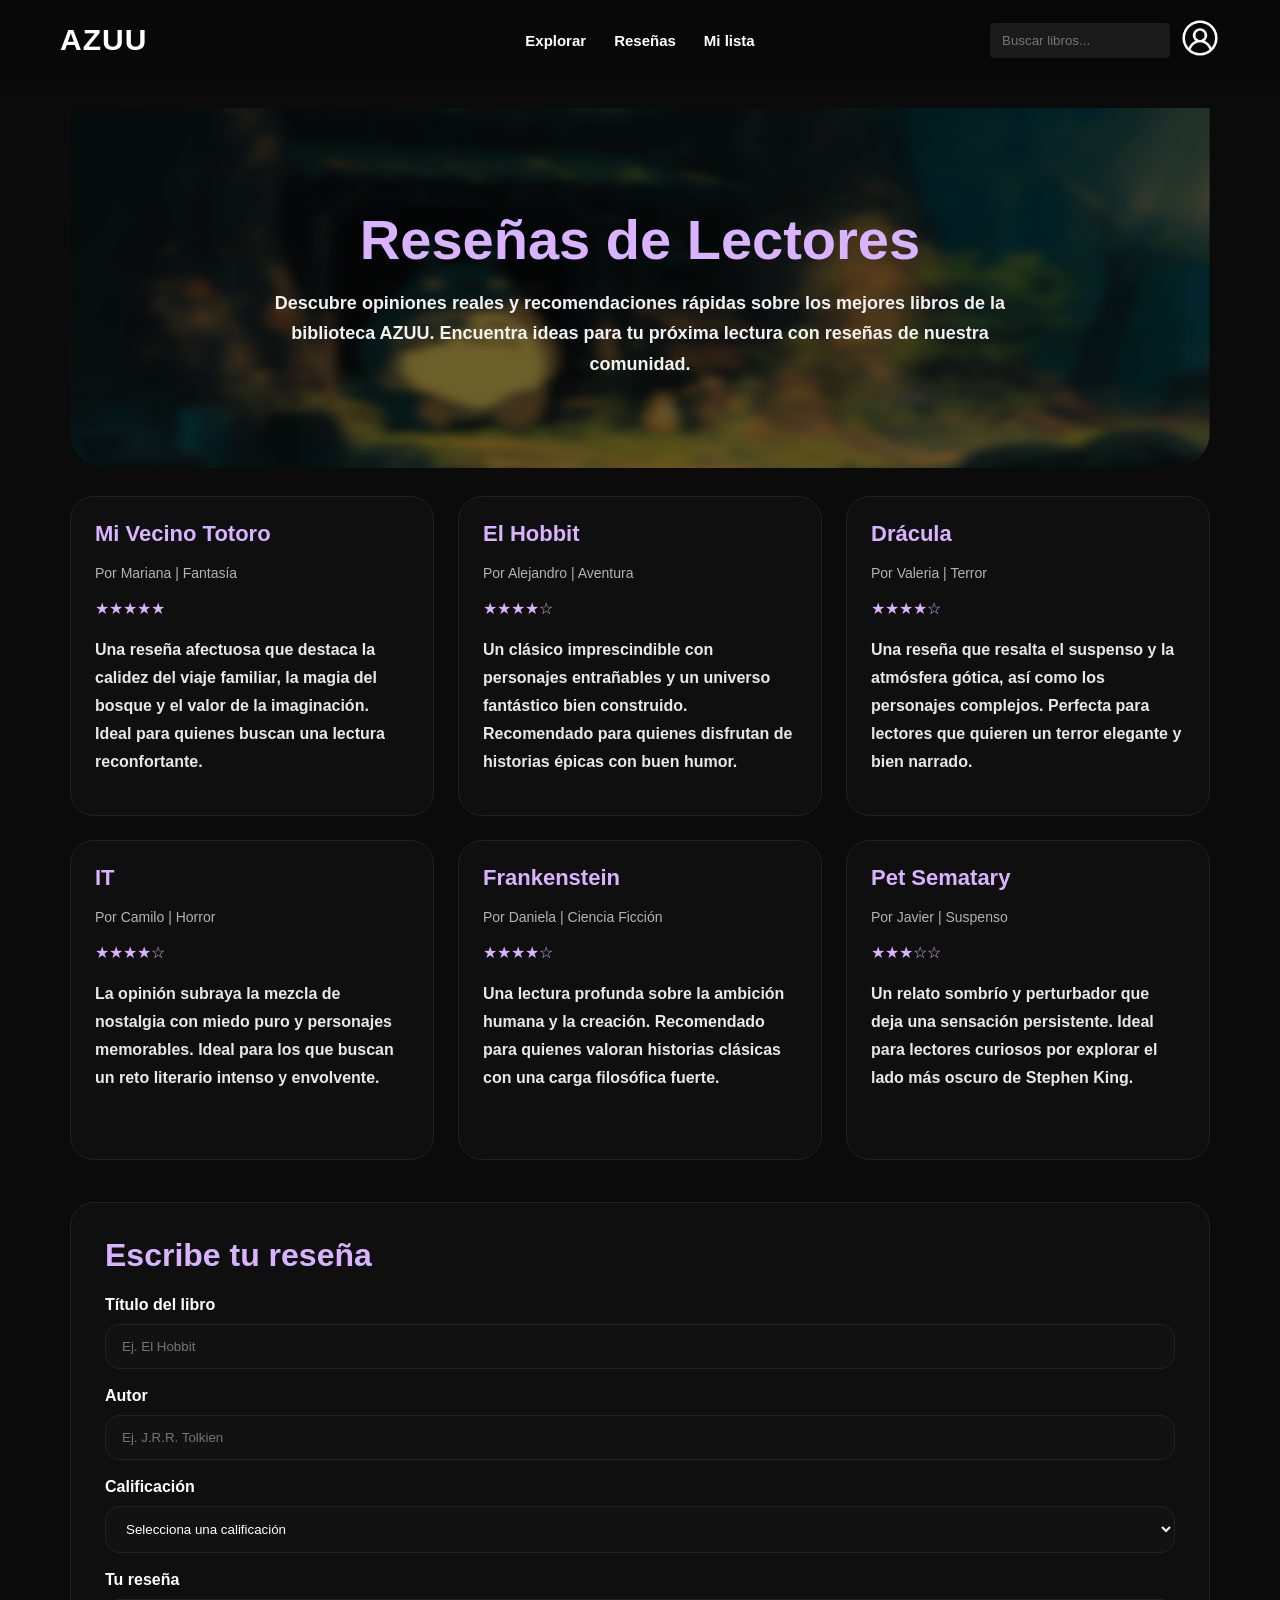
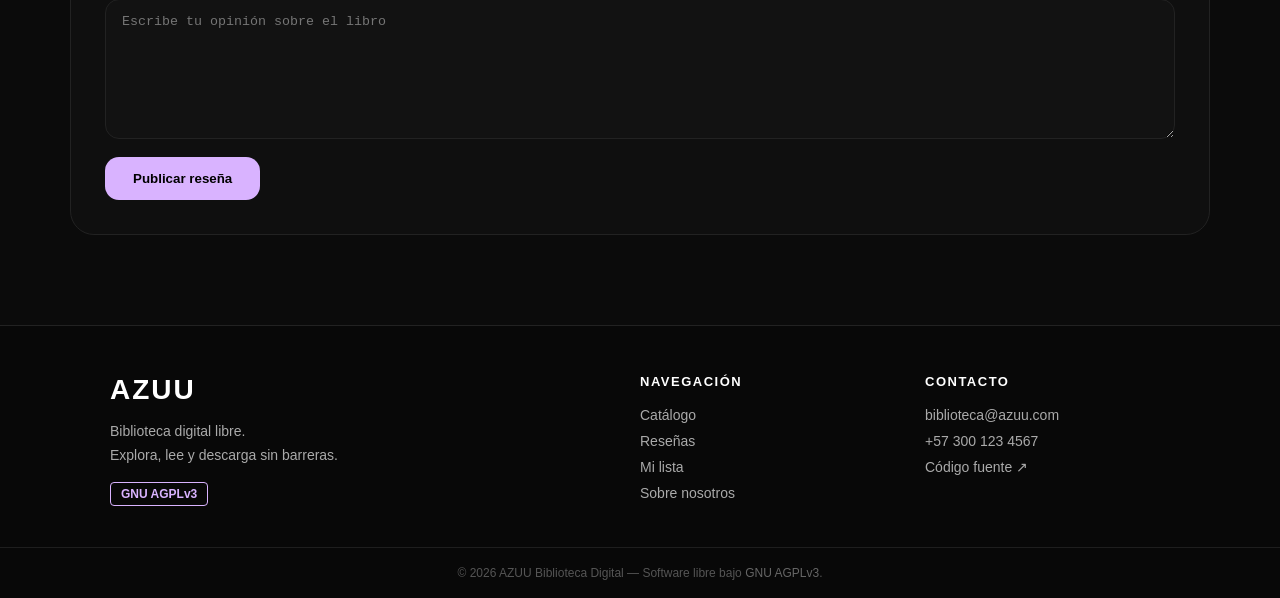
<file: resenas.html>
<!doctype html>
<!-- Página de reseñas creada para AZUU Biblioteca Digital -->
<html lang="es">
    <head>
        <meta charset="UTF-8" />
        <meta name="viewport" content="width=device-width, initial-scale=1.0" />

        <!-- SEO -->
        <meta
            name="description"
            content="Lee y comparte reseñas y opiniones de libros en la Biblioteca Digital AZUU. Descubre qué leer según la comunidad."
        />
        <meta name="keywords" content="reseñas de libros, opiniones, valoraciones, recomendaciones, biblioteca AZUU" />
        <meta
            name="author"
            content="Ciro Rivera, Gustavo Tapia Ortiz, Luz Lisanya Castellanos Musito, Diego Alexander Ramirez Rodriguez"
        />
        <meta name="robots" content="index, follow" />
        <meta name="theme-color" content="#0b0b0b" />
        <title>Reseñas de libros | Biblioteca Digital AZUU</title>

        <link rel="canonical" href="https://azuu.uk/resenas.html" />
        <link rel="icon" type="image/png" href="/Recursos/ui/logo.png" />

        <meta property="og:type" content="website" />
        <meta property="og:site_name" content="Biblioteca Digital AZUU" />
        <meta property="og:locale" content="es_ES" />
        <meta property="og:title" content="Reseñas de libros | Biblioteca Digital AZUU" />
        <meta
            property="og:description"
            content="Lee y comparte reseñas de libros en la Biblioteca Digital AZUU. Descubre qué leer según la comunidad."
        />
        <meta property="og:url" content="https://azuu.uk/resenas.html" />
        <meta property="og:image" content="https://azuu.uk/Recursos/3.png" />

        <meta name="twitter:card" content="summary_large_image" />
        <meta name="twitter:title" content="Reseñas de libros | Biblioteca Digital AZUU" />
        <meta name="twitter:description" content="Lee y comparte reseñas de libros en la Biblioteca Digital AZUU." />
        <meta name="twitter:image" content="https://azuu.uk/Recursos/3.png" />
        <link rel="stylesheet" href="/styles/estilo1.css" />
        <style>
            .hero {
                min-height: 360px;
                padding: 70px 70px 60px;
                display: grid;
                place-items: center;
                text-align: center;
                background: linear-gradient(rgba(0, 0, 0, 0.55), rgba(0, 0, 0, 0.55)), url("Recursos/3.png");
                background-size: cover;
                background-position: center;
                border-radius: 0 0 36px 36px;
            }

            .hero h1 {
                font-size: 56px;
                color: #d9b3ff;
                margin-bottom: 16px;
            }

            .hero p {
                font-size: 18px;
                line-height: 1.7;
                max-width: 780px;
                margin: 0 auto;
                color: #f2f2f2;
            }

            .contenido {
                padding: 28px 70px 50px;
            }

            .reseñas-grid {
                display: grid;
                grid-template-columns: repeat(3, minmax(240px, 1fr));
                gap: 24px;
                margin-top: 28px;
            }

            .review-card {
                background: #0f0f0f;
                border: 1px solid #222;
                border-radius: 24px;
                padding: 24px;
                display: flex;
                flex-direction: column;
                min-height: 320px;
                gap: 18px;
            }

            .review-card h3 {
                font-size: 22px;
                color: #d9b3ff;
            }

            .review-author {
                color: #b3b3b3;
                font-size: 14px;
            }

            .rating {
                color: #d9b3ff;
                font-size: 16px;
            }

            .review-card p {
                line-height: 1.75;
                color: #e8e8e8;
                flex-grow: 1;
            }

            .formulario-reseña {
                margin-top: 42px;
                background: #0f0f0f;
                border: 1px solid #222;
                border-radius: 24px;
                padding: 34px;
            }

            .formulario-reseña h2 {
                color: #d9b3ff;
                margin-bottom: 22px;
                font-size: 32px;
            }

            .form-group {
                display: grid;
                gap: 10px;
                margin-bottom: 18px;
            }

            .form-group label {
                color: #ffffff;
                font-weight: bold;
            }

            .form-group input,
            .form-group textarea,
            .form-group select {
                width: 100%;
                border: 1px solid #222;
                border-radius: 14px;
                background: #121212;
                color: #ffffff;
                padding: 14px 16px;
                outline: none;
            }

            .form-group textarea {
                min-height: 140px;
                resize: vertical;
            }

            .boton-rosa {
                display: inline-flex;
                align-items: center;
                justify-content: center;
                padding: 14px 28px;
                background-color: #d9b3ff;
                color: #000;
                font-weight: bold;
                border-radius: 14px;
                transition: filter 0.25s ease;
                border: none;
                cursor: pointer;
            }

            .boton-rosa:hover {
                filter: brightness(0.94);
            }

            @media (max-width: 1100px) {
                .reseñas-grid {
                    grid-template-columns: repeat(2, minmax(240px, 1fr));
                }
            }

            @media (max-width: 700px) {
                .hero {
                    padding: 40px 20px;
                }

                .contenido {
                    padding: 28px 20px 40px;
                }

                .hero h1 {
                    font-size: 42px;
                }

                .reseñas-grid {
                    grid-template-columns: 1fr;
                }
            }
        </style>
    </head>
    <body>
        <header class="barra">
            <div class="logo"><a href="index.html">AZUU</a></div>
            <nav class="menu">
                <a href="explorar.html">Explorar</a>
                <a href="resenas.html">Reseñas</a>
                <a href="mi_lista.html">Mi lista</a>
            </nav>
            <div class="buscador">
                <button type="button" class="lupa" aria-label="Buscar" aria-expanded="false">
                    <svg viewBox="0 0 24 24" aria-hidden="true">
                        <path
                            d="M15.5 14h-.79l-.28-.27a6.5 6.5 0 1 0-.7.7l.27.28v.79l5 4.99L20.49 19l-4.99-5zm-6 0A4.5 4.5 0 1 1 14 9.5 4.5 4.5 0 0 1 9.5 14z"
                        />
                    </svg>
                </button>
                <input type="text" placeholder="Buscar libros..." />
                <a href="login.html" class="perfil">
                    <img src="Recursos/ui/1.png" alt="Perfil" />
                </a>
            </div>
        </header>

        <main class="contenido">
            <section class="hero">
                <div class="texto-hero">
                    <h1>Reseñas de Lectores</h1>
                    <p>
                        Descubre opiniones reales y recomendaciones rápidas sobre los mejores libros de la biblioteca
                        AZUU. Encuentra ideas para tu próxima lectura con reseñas de nuestra comunidad.
                    </p>
                </div>
            </section>

            <section class="reseñas-grid">
                <article class="review-card">
                    <h3>Mi Vecino Totoro</h3>
                    <div class="review-author">Por Mariana | Fantasía</div>
                    <div class="rating">★★★★★</div>
                    <p>
                        Una reseña afectuosa que destaca la calidez del viaje familiar, la magia del bosque y el valor
                        de la imaginación. Ideal para quienes buscan una lectura reconfortante.
                    </p>
                </article>
                <article class="review-card">
                    <h3>El Hobbit</h3>
                    <div class="review-author">Por Alejandro | Aventura</div>
                    <div class="rating">★★★★☆</div>
                    <p>
                        Un clásico imprescindible con personajes entrañables y un universo fantástico bien construido.
                        Recomendado para quienes disfrutan de historias épicas con buen humor.
                    </p>
                </article>
                <article class="review-card">
                    <h3>Drácula</h3>
                    <div class="review-author">Por Valeria | Terror</div>
                    <div class="rating">★★★★☆</div>
                    <p>
                        Una reseña que resalta el suspenso y la atmósfera gótica, así como los personajes complejos.
                        Perfecta para lectores que quieren un terror elegante y bien narrado.
                    </p>
                </article>
                <article class="review-card">
                    <h3>IT</h3>
                    <div class="review-author">Por Camilo | Horror</div>
                    <div class="rating">★★★★☆</div>
                    <p>
                        La opinión subraya la mezcla de nostalgia con miedo puro y personajes memorables. Ideal para los
                        que buscan un reto literario intenso y envolvente.
                    </p>
                </article>
                <article class="review-card">
                    <h3>Frankenstein</h3>
                    <div class="review-author">Por Daniela | Ciencia Ficción</div>
                    <div class="rating">★★★★☆</div>
                    <p>
                        Una lectura profunda sobre la ambición humana y la creación. Recomendado para quienes valoran
                        historias clásicas con una carga filosófica fuerte.
                    </p>
                </article>
                <article class="review-card">
                    <h3>Pet Sematary</h3>
                    <div class="review-author">Por Javier | Suspenso</div>
                    <div class="rating">★★★☆☆</div>
                    <p>
                        Un relato sombrío y perturbador que deja una sensación persistente. Ideal para lectores curiosos
                        por explorar el lado más oscuro de Stephen King.
                    </p>
                </article>
            </section>

            <section class="formulario-reseña">
                <h2>Escribe tu reseña</h2>
                <form action="/api/resena.php" method="POST">
                    <div class="form-group">
                        <label for="titulo">Título del libro</label>
                        <input type="text" id="titulo" name="titulo" placeholder="Ej. El Hobbit" required />
                    </div>
                    <div class="form-group">
                        <label for="autor">Autor</label>
                        <input type="text" id="autor" name="autor" placeholder="Ej. J.R.R. Tolkien" required />
                    </div>
                    <div class="form-group">
                        <label for="calificacion">Calificación</label>
                        <select id="calificacion" name="calificacion" required>
                            <option value="">Selecciona una calificación</option>
                            <option value="5">★★★★★</option>
                            <option value="4">★★★★☆</option>
                            <option value="3">★★★☆☆</option>
                            <option value="2">★★☆☆☆</option>
                            <option value="1">★☆☆☆☆</option>
                        </select>
                    </div>
                    <div class="form-group">
                        <label for="texto">Tu reseña</label>
                        <textarea
                            id="texto"
                            name="texto"
                            placeholder="Escribe tu opinión sobre el libro"
                            required
                        ></textarea>
                    </div>
                    <button type="submit" class="boton-rosa">Publicar reseña</button>
                </form>
            </section>
        </main>

        <footer>
            <div class="footer-grid">
                <div class="footer-col">
                    <span class="footer-logo">AZUU</span>
                    <p>Biblioteca digital libre.<br />Explora, lee y descarga sin barreras.</p>
                    <a class="footer-licencia" href="https://www.gnu.org/licenses/agpl-3.0.html" target="_blank">GNU AGPLv3</a>
                </div>
                <div class="footer-col">
                    <h4>Navegación</h4>
                    <ul>
                        <li><a href="/explorar.html">Catálogo</a></li>
                        <li><a href="/resenas.html">Reseñas</a></li>
                        <li><a href="/mi_lista.html">Mi lista</a></li>
                        <li><a href="/contacto.html">Sobre nosotros</a></li>
                    </ul>
                </div>
                <div class="footer-col">
                    <h4>Contacto</h4>
                    <ul>
                        <li><a href="mailto:biblioteca@azuu.com">biblioteca@azuu.com</a></li>
                        <li>+57 300 123 4567</li>
                        <li><a href="https://github.com/ciroenrique4-eng/Proyecto-Biblioteca" target="_blank">Código fuente ↗</a></li>
                    </ul>
                </div>
            </div>
            <div class="footer-barra">
                <p>&copy; 2026 AZUU Biblioteca Digital &mdash; Software libre bajo <a href="https://www.gnu.org/licenses/agpl-3.0.html" target="_blank">GNU AGPLv3</a>.</p>
            </div>
        </footer>
        <script src="/js/header.js" defer></script>
        <script src="/js/formularios.js" defer></script>
        <script src="/js/resenas.js" defer></script>
    </body>
</html>
</file>
<file: styles/estilo1.css>
/* Estilos generales hechos por Tapia Ortiz Gustavo */
* {
    box-sizing: border-box;
    margin: 0;
    padding: 0;
}

p {
    font-weight: bold;
}

body {
    font-family: Arial, Helvetica, sans-serif;
    background-color: #0b0b0b;
    color: #ffffff;
}

a {
    color: inherit;
    text-decoration: none;
}

.barra {
    background-color: #080808;
    padding: 18px 60px;
    display: flex;
    justify-content: space-between;
    align-items: center;
    gap: 20px;
    position: sticky;
    top: 0;
    z-index: 100;
    box-shadow: 0 2px 8px rgba(0, 0, 0, 0.3);
}

.logo {
    font-size: 30px;
    font-weight: bold;
    letter-spacing: 1px;
}

.menu {
    display: flex;
    gap: 28px;
    font-size: 15px;
    font-weight: bold;
    position: absolute;
    left: 50%;
    top: 50%;
    transform: translate(-50%, -50%);
}

.buscador {
    display: flex;
    align-items: center;
    gap: 10px;
}

.buscador input {
    width: 180px;
    max-width: 100%;
    padding: 10px 12px;
    border: none;
    border-radius: 4px;
    background-color: #1b1b1b;
    color: #ffffff;
    outline: none;
}

/* Botón con la lupa: oculto en escritorio, visible en móvil para desplegar
   el cuadro de búsqueda (ver js/header.js) */
.lupa {
    display: none;
    width: 40px;
    height: 40px;
    padding: 0;
    border: none;
    border-radius: 4px;
    background-color: #1b1b1b;
    color: #ffffff;
    cursor: pointer;
    align-items: center;
    justify-content: center;
}

.lupa svg {
    width: 22px;
    height: 22px;
    fill: #ffffff;
}

.perfil img {
    width: 40px;
    height: 40px;
    border-radius: 50%;
    object-fit: cover;
    filter: invert(1);
}

/* Indicador de sesión: nombre de usuario a la izquierda del icono de cuenta
   (lo inyecta js/header.js). Mismo estilo de texto que el menú. */
.sesion-indicador {
    color: #ffffff;
    font-size: 15px;
    font-weight: bold;
    white-space: nowrap;
}

/* Galería reutilizable: se adapta sola al ancho disponible (responsive) */
.galeria {
    display: grid;
    grid-template-columns: repeat(auto-fill, minmax(160px, 1fr));
    gap: 24px;
}

.tarjeta img {
    width: 100%;
    /* aspect-ratio 2/3 = proporción estándar de portadas; con object-fit:cover
       todas quedan uniformes sin deformarse */
    aspect-ratio: 2 / 3;
    object-fit: cover;
    display: block;
    border-radius: 24px;
    transition: transform 0.3s ease; /* la transición va en el estado base para que aplique al entrar y al salir */
}

.tarjeta p {
    margin-top: 12px;
    text-align: center;
    font-size: 16px;
}

.tarjeta:hover img {
    transform: scale(1.05); /*esto hace un efecto de zoom suave al pasar el mouse por encima*/
}

.menu a:hover {
    transform: scale(1.1);
    transition: transform 0.3s ease;
}

.logo:hover {
    transform: scale(1.05);
    transition: transform 0.3s ease;
}

/* En pantallas pequeñas el menú deja de estar centrado en absoluto: así el logo
   y el menú quedan en la misma línea y el cuadro de búsqueda se oculta tras la
   lupa, que lo despliega en una fila completa al pulsarla (ver js/header.js) */
@media (max-width: 900px) {
    .barra {
        padding: 14px 20px;
        flex-wrap: wrap;
        gap: 12px 16px;
    }

    .logo {
        font-size: 24px;
    }

    .menu {
        position: static;
        transform: none;
        order: 2;
        flex: 1;
        justify-content: flex-end;
        flex-wrap: wrap;
        gap: 10px 16px;
        font-size: 14px;
    }

    .buscador {
        order: 3;
        gap: 10px;
    }

    /* Aparece la lupa en lugar del cuadro de búsqueda */
    .lupa {
        display: inline-flex;
    }

    /* El input se oculta hasta pulsar la lupa */
    .buscador input {
        display: none;
        width: 100%;
    }

    /* Al activar la búsqueda, el cuadro ocupa una fila completa debajo */
    .barra.busqueda-activa .buscador {
        order: 4;
        flex-basis: 100%;
    }

    .barra.busqueda-activa .buscador input {
        display: block;
        flex: 1;
    }
}
/*fin de los de estilos hechos por Tapia Ortiz Gustavo */


/* Footer por ciro rivera */
footer {
    background-color: #080808;
    border-top: 1px solid #222;
    margin-top: 40px;
}

.footer-grid {
    display: grid;
    grid-template-columns: 2fr 1fr 1fr;
    gap: 40px;
    padding: 48px 70px 36px;
    max-width: 1200px;
    margin: 0 auto;
}

.footer-logo {
    display: block;
    font-size: 28px;
    font-weight: bold;
    letter-spacing: 2px;
    margin-bottom: 14px;
    color: #ffffff;
}

.footer-col p {
    font-size: 14px;
    color: #aaa;
    line-height: 1.7;
    margin-bottom: 14px;
    font-weight: normal;
}

.footer-licencia {
    display: inline-block;
    font-size: 12px;
    font-weight: bold;
    color: #d9b3ff;
    border: 1px solid #d9b3ff;
    border-radius: 4px;
    padding: 4px 10px;
    text-decoration: none;
    transition: background-color 0.2s ease, color 0.2s ease;
}

.footer-licencia:hover {
    background-color: #d9b3ff;
    color: #000;
}

.footer-col h4 {
    color: #ffffff;
    font-size: 13px;
    font-weight: bold;
    text-transform: uppercase;
    letter-spacing: 1.5px;
    margin-bottom: 18px;
}

.footer-col ul {
    list-style: none;
    padding: 0;
    margin: 0;
}

.footer-col ul li {
    font-size: 14px;
    color: #aaa;
    margin-bottom: 10px;
    font-weight: normal;
}

.footer-col ul li a {
    color: #aaa;
    text-decoration: none;
    transition: color 0.2s ease;
}

.footer-col ul li a:hover {
    color: #d9b3ff;
}

.footer-barra {
    border-top: 1px solid #1e1e1e;
    padding: 18px 70px;
    text-align: center;
}

.footer-barra p {
    font-size: 12px;
    color: #555;
    font-weight: normal;
    margin: 0;
}

.footer-barra a {
    color: #666;
    text-decoration: none;
    transition: color 0.2s ease;
}

.footer-barra a:hover {
    color: #d9b3ff;
}

@media (max-width: 900px) {
    .footer-grid {
        grid-template-columns: 1fr 1fr;
        padding: 36px 28px 24px;
        gap: 28px;
    }

    .footer-col:first-child {
        grid-column: 1 / -1;
    }

    .footer-barra {
        padding: 16px 28px;
    }
}

@media (max-width: 560px) {
    .footer-grid {
        grid-template-columns: 1fr;
    }

    .footer-col:first-child {
        grid-column: auto;
    }
}
</file>
<file: styles/animaciones.css>
/* Hero Parallax — Cosmic Library */
.hero-parallax {
    position: relative;
    height: 150vh;
}

.hero-sticky {
    position: sticky;
    top: 0;
    height: 100vh;
    overflow: hidden;
    display: flex;
    align-items: center;
    justify-content: center;
    perspective: 1000px;
}

/* Aurora background */
.hero-bg {
    position: absolute;
    inset: 0;
    background:
        radial-gradient(ellipse 80% 60% at 20% 40%, rgba(217, 179, 255, 0.08) 0%, transparent 60%),
        radial-gradient(ellipse 60% 50% at 80% 30%, rgba(99, 102, 241, 0.06) 0%, transparent 50%),
        radial-gradient(ellipse 70% 40% at 50% 80%, rgba(124, 58, 237, 0.05) 0%, transparent 50%);
    animation: aurora-drift 12s ease-in-out infinite alternate;
    z-index: 0;
}

@keyframes aurora-drift {
    0% { transform: scale(1) rotate(0deg); }
    50% { transform: scale(1.1) rotate(2deg); }
    100% { transform: scale(1) rotate(-2deg); }
}

/* Particles */
#hero-particles {
    position: absolute;
    inset: 0;
    pointer-events: none;
    z-index: 1;
}

.particle {
    position: absolute;
    border-radius: 50%;
    background: rgba(217, 179, 255, 0.25);
    animation: particle-float linear infinite;
    pointer-events: none;
}

@keyframes particle-float {
    0% { transform: translateY(100vh) scale(0); opacity: 0; }
    10% { opacity: 1; }
    85% { opacity: 1; }
    100% { transform: translateY(-10vh) scale(1); opacity: 0; }
}

/* 3D Parallax Scene */
.parallax-scene {
    position: absolute;
    inset: 0;
    transform-style: preserve-3d;
    z-index: 2;
    /* transform set by JS */
}

/* Book rows */
.parallax-row {
    position: absolute;
    display: flex;
    gap: 1.5rem;
    width: max-content;
    padding: 0 2rem;
    will-change: transform;
}

.parallax-row-1 { top: 8%; }
.parallax-row-2 { top: 40%; }
.parallax-row-3 { top: 72%; }

/* Book Card */
.book-card {
    width: 180px;
    height: 260px;
    border-radius: 12px;
    overflow: hidden;
    flex-shrink: 0;
    position: relative;
    transition: transform 0.5s cubic-bezier(0.34, 1.56, 0.64, 1),
                box-shadow 0.5s ease,
                border-color 0.3s ease;
    cursor: pointer;
    display: block;
    background: #1a1a1a;
    border: 1px solid rgba(255, 255, 255, 0.06);
    transform: translateZ(0);
    backface-visibility: hidden;
}

.book-card::after {
    content: '';
    position: absolute;
    inset: 0;
    border-radius: 12px;
    background: linear-gradient(180deg, transparent 40%, rgba(0, 0, 0, 0.4) 100%);
    opacity: 0;
    transition: opacity 0.4s ease;
}

.book-card:hover::after {
    opacity: 1;
}

.book-card img {
    width: 100%;
    height: 100%;
    object-fit: cover;
    display: block;
    transition: transform 0.6s ease;
}

.book-card:hover img {
    transform: scale(1.1);
}

.book-card:hover {
    transform: translateZ(50px) scale(1.08) translateY(-10px);
    box-shadow:
        0 20px 60px rgba(217, 179, 255, 0.25),
        0 0 0 1px rgba(217, 179, 255, 0.15);
    z-index: 10;
}

.book-card-overlay {
    position: absolute;
    inset: 0;
    border-radius: 12px;
    background: linear-gradient(to top, rgba(0, 0, 0, 0.9) 0%, transparent 50%);
    opacity: 0;
    transition: opacity 0.35s ease;
    display: flex;
    align-items: flex-end;
    padding: 1rem;
    z-index: 2;
}

.book-card:hover .book-card-overlay {
    opacity: 1;
}

.book-card-overlay span {
    color: #fff;
    font-weight: 700;
    font-size: 0.8rem;
    line-height: 1.3;
    text-shadow: 0 2px 8px rgba(0, 0, 0, 0.5);
}

/* Glow reflection on card hover */
.book-card::before {
    content: '';
    position: absolute;
    inset: 0;
    border-radius: 12px;
    background: linear-gradient(135deg,
        rgba(217, 179, 255, 0.2) 0%,
        transparent 40%,
        transparent 60%,
        rgba(99, 102, 241, 0.1) 100%);
    opacity: 0;
    transition: opacity 0.5s ease;
    z-index: 1;
    pointer-events: none;
}

.book-card:hover::before {
    opacity: 1;
}

/* Center Content */
.hero-content {
    position: relative;
    z-index: 10;
    text-align: center;
    pointer-events: none;
    max-width: 800px;
    padding: 0 2rem;
}

.hero-title {
    font-size: clamp(3.5rem, 14vw, 12rem);
    font-weight: 900;
    background: linear-gradient(135deg, #d9b3ff 0%, #7c3aed 30%, #6366f1 60%, #a855f7 100%);
    background-size: 300% 300%;
    -webkit-background-clip: text;
    -webkit-text-fill-color: transparent;
    background-clip: text;
    animation: gradient-shift 5s ease infinite;
    letter-spacing: -0.03em;
    line-height: 1;
    margin-bottom: 0.25rem;
    filter: drop-shadow(0 0 40px rgba(217, 179, 255, 0.2));
    user-select: none;
}

@keyframes gradient-shift {
    0%, 100% { background-position: 0% 50%; }
    25% { background-position: 100% 0%; }
    50% { background-position: 100% 100%; }
    75% { background-position: 0% 100%; }
}

.hero-subtitle {
    font-size: clamp(1rem, 2.5vw, 1.75rem);
    color: rgba(255, 255, 255, 0.7);
    font-weight: 300;
    letter-spacing: 0.15em;
    margin-bottom: 0.75rem;
    text-transform: uppercase;
}

.hero-desc {
    font-size: clamp(0.85rem, 1.3vw, 1.1rem);
    color: rgba(255, 255, 255, 0.4);
    max-width: 500px;
    margin: 0 auto 2rem;
    line-height: 1.8;
}

.hero-cta {
    display: flex;
    gap: 1rem;
    justify-content: center;
    pointer-events: auto;
    flex-wrap: wrap;
}

.hero-btn {
    padding: 0.85rem 2.2rem;
    border-radius: 50px;
    font-weight: 600;
    font-size: 0.95rem;
    transition: all 0.35s cubic-bezier(0.34, 1.56, 0.64, 1);
    text-decoration: none;
    display: inline-block;
    cursor: pointer;
}

.hero-btn-primary {
    background: linear-gradient(135deg, #d9b3ff, #a855f7);
    color: #0b0b0b;
    box-shadow: 0 4px 20px rgba(217, 179, 255, 0.3);
}

.hero-btn-primary:hover {
    transform: scale(1.06) translateY(-2px);
    box-shadow: 0 8px 35px rgba(217, 179, 255, 0.45);
}

.hero-btn-secondary {
    background: transparent;
    color: rgba(255, 255, 255, 0.8);
    border: 1px solid rgba(255, 255, 255, 0.15);
    backdrop-filter: blur(4px);
}

.hero-btn-secondary:hover {
    background: rgba(217, 179, 255, 0.1);
    border-color: #d9b3ff;
    color: #d9b3ff;
    transform: translateY(-2px);
}

/* Scroll indicator */
.hero-scroll-indicator {
    position: absolute;
    bottom: 2rem;
    left: 50%;
    transform: translateX(-50%);
    z-index: 10;
    display: flex;
    flex-direction: column;
    align-items: center;
    gap: 0.5rem;
    opacity: 0.5;
    animation: scroll-bounce 2s ease-in-out infinite;
}

.hero-scroll-indicator span {
    font-size: 0.7rem;
    text-transform: uppercase;
    letter-spacing: 0.15em;
    color: rgba(255, 255, 255, 0.4);
}

.hero-scroll-indicator .scroll-arrow {
    width: 20px;
    height: 20px;
    border-right: 2px solid rgba(255, 255, 255, 0.3);
    border-bottom: 2px solid rgba(255, 255, 255, 0.3);
    transform: rotate(45deg);
}

@keyframes scroll-bounce {
    0%, 100% { transform: translateX(-50%) translateY(0); }
    50% { transform: translateX(-50%) translateY(8px); }
}

/* Responsive */
@media (max-width: 1100px) {
    .book-card { width: 150px; height: 215px; }
    .parallax-row { gap: 1.25rem; }
}

@media (max-width: 900px) {
    .book-card { width: 120px; height: 175px; border-radius: 10px; }
    .book-card-overlay { padding: 0.75rem; }
    .book-card-overlay span { font-size: 0.7rem; }
    .parallax-row { gap: 1rem; }
    .parallax-row-1 { top: 12%; }
    .parallax-row-2 { top: 42%; }
    .parallax-row-3 { top: 72%; }
    .hero-scroll-indicator { display: none; }
}

@media (max-width: 560px) {
    .hero-parallax { height: 130vh; }
    .book-card { width: 85px; height: 125px; border-radius: 8px; }
    .book-card-overlay { display: none; }
    .parallax-row { gap: 0.6rem; padding: 0 1rem; }
    .parallax-row-1 { top: 15%; }
    .parallax-row-2 { top: 45%; }
    .parallax-row-3 { top: 75%; }
    .hero-cta { flex-direction: column; align-items: center; }
    .hero-btn { width: 100%; max-width: 250px; text-align: center; }
    .hero-desc { margin-bottom: 1.5rem; }
}

@media (prefers-reduced-motion: reduce) {
    .hero-parallax { height: auto; }
    .hero-sticky { position: relative; height: auto; min-height: 100vh; }
    .parallax-row { transform: none !important; }
    .book-card { transition: none; }
    .hero-bg, .particle { animation: none; }
    .hero-title { animation: none; }
}
</file>
<file: styles/forms.css>
/* Estilos para los formularios elaborado por Ciro E. Rivera*/
.contenedor-formulario {
    max-width: 600px;
    margin: 40px auto;
    padding: 40px;
    background-color: #1b1b1b;
    border-radius: 12px;
    box-shadow: 0 4px 6px rgba(0, 0, 0, 0.3); /*este de box-shadow es el que le da una sombra al formulario */
}

.contenedor-formulario h1 {
    font-size: 36px;
    color: #d9b3ff;
    margin-bottom: 30px;
    text-align: center;
}

.contenedor-formulario h2 {
    font-size: 24px;
    color: #d9b3ff;
    margin-top: 30px;
    margin-bottom: 20px;
}

.grupo-formulario {
    margin-bottom: 20px;
}

label {
    display: block;
    margin-bottom: 8px;
    color: #ffffff;
    font-weight: bold;
    font-size: 14px;
}

input[type="text"],
input[type="email"],
input[type="password"],
input[type="search"],
textarea {
    width: 100%;
    padding: 12px;
    border: 2px solid #333;
    border-radius: 6px;
    background-color: #0b0b0b;
    color: #ffffff;
    font-family: Arial, Helvetica, sans-serif;
    font-size: 14px;
    transition: border-color 0.3s ease;
    box-sizing: border-box;
}

input[type="text"]:focus,
input[type="email"]:focus,
input[type="password"]:focus,
input[type="search"]:focus,
textarea:focus {
    outline: none;
    border-color: #d9b3ff;
    background-color: #1a1a1a;
}

textarea {
    resize: vertical;
    min-height: 120px;
}

button {
    padding: 12px 24px;
    margin-right: 10px;
    margin-top: 10px;
    background-color: #d9b3ff;
    color: #000;
    border: none;
    border-radius: 6px;
    font-weight: bold;
    font-size: 14px;
    cursor: pointer;
    transition: background-color 0.3s ease, transform 0.2s ease; /*Transition para dar efecto al pasar el mouse por encima */
}

button:hover {
    background-color: #b894e0;
    transform: scale(1.05);
}

button:active {
    transform: scale(0.98);
}

button[type="reset"] {
    background-color: #444;
    color: #fff;
}

button[type="reset"]:hover {
    background-color: #555;
}

.enlaces-formulario {
    text-align: center;
    margin-top: 20px;
}

.enlaces-formulario p {
    margin: 10px 0;
    font-size: 14px;
}

.enlaces-formulario a {
    color: #d9b3ff;
    text-decoration: none;
    font-weight: bold;
    transition: color 0.3s ease;
}

.enlaces-formulario a:hover {
    color: #b894e0;
    text-decoration: underline;
}

/* Estilos para secciones de contenido */
.seccion-contenido {
    padding: 40px 70px;
    max-width: 1200px;
    margin: 0 auto;
}

.seccion-contenido h1 {
    font-size: 42px;
    color: #d9b3ff;
    margin-bottom: 20px;
}

.seccion-contenido h2 {
    font-size: 28px;
    color: #d9b3ff;
    margin-top: 30px;
    margin-bottom: 15px;
}

.seccion-contenido h3 {
    font-size: 20px;
    color: #ffffff;
    margin-top: 20px;
    margin-bottom: 10px;
}

.seccion-contenido p {
    font-size: 16px;
    line-height: 1.6;
    margin-bottom: 15px;
}

.seccion-contenido ul {
    margin-left: 20px;
    margin-bottom: 15px;
}

.seccion-contenido li {
    margin-bottom: 10px;
    font-size: 16px;
    line-height: 1.6;
}

/* Menú de géneros (se adapta al ancho disponible) */
.menu-generos {
    display: grid;
    grid-template-columns: repeat(auto-fill, minmax(150px, 1fr));
    gap: 12px;
    margin: 30px 0;
    text-align: center;
    padding: 0;
}

.menu-generos li {
    list-style: none;
    margin: 0;
    padding: 12px;
    background-color: #1b1b1b;
    border-radius: 8px;
    transition: all 0.3s ease;
}

.menu-generos li:hover {
    background-color: #d9b3ff;
    transform: scale(1.05);
}

.menu-generos li a {
    color: #d9b3ff;
    font-weight: bold;
    text-decoration: none;
}

.menu-generos li:hover a {
    color: #000;
}




/* Estilos para galerías de libros (se adaptan solas al ancho: responsive) */
.galeria-libros {
    display: grid;
    grid-template-columns: repeat(auto-fill, minmax(150px, 1fr));
    gap: 24px;
    margin-bottom: 30px;
}

.libro-item {
    background: none;
}

.libro-item img {
    width: 100%;
    /* proporción de portada uniforme + recorte para que todas queden alineadas
       sin deformarse (antes height:auto anulaba el object-fit) */
    aspect-ratio: 2 / 3;
    object-fit: cover;
    display: block;
    border-radius: 24px;
    transition: transform 0.3s ease;
}

.libro-item a {
    display: block;
}

.libro-item:hover img {
    transform: scale(1.05);
}

/* Botón "volver al inicio" al final de cada categoría */
.volver-arriba {
    display: inline-block;
    margin: 4px 0 28px;
    padding: 8px 16px;
    background-color: #1b1b1b;
    color: #d9b3ff;
    border: 1px solid #d9b3ff;
    border-radius: 8px;
    font-weight: bold;
    font-size: 14px;
    text-decoration: none;
    transition: background-color 0.3s ease, color 0.3s ease;
}

.volver-arriba:hover {
    background-color: #d9b3ff;
    color: #000;
}

/* Ajustes para pantallas pequeñas */
@media (max-width: 700px) {
    .seccion-contenido {
        padding: 28px 20px;
    }

    .seccion-contenido h1 {
        font-size: 32px;
    }

    .seccion-contenido h2 {
        font-size: 24px;
    }

    .contenedor-formulario {
        margin: 24px 16px;
        padding: 28px 22px;
    }

    /* portadas más pequeñas en móvil para que quepan más por fila */
    .galeria-libros {
        grid-template-columns: repeat(auto-fill, minmax(110px, 1fr));
        gap: 16px;
    }
}
</file>
<file: styles/nosotros.css>
/* Estilos para la página "Sobre nosotros" elaborados por Ciro E. Rivera */

/* Paleta cálida: acento teal/verde suave en lugar del morado del sitio principal */
:root {
    --nos-acento: #72bfa8;
    --nos-acento-claro: #9fd4c5;
    --nos-acento-oscuro: #4fa090;
    --nos-fondo-tarjeta: #111916;
    --nos-borde: #1e2e2a;
}

/* ── Cabecera de página ── */
.nos-hero {
    background: linear-gradient(135deg, #0d1a17 0%, #0f2420 60%, #101510 100%);
    border-bottom: 1px solid var(--nos-borde);
    padding: 64px 70px 56px;
    text-align: center;
}

.nos-hero h1 {
    font-size: 54px;
    color: var(--nos-acento);
    margin-bottom: 16px;
    letter-spacing: 1px;
}

.nos-hero p {
    font-size: 18px;
    color: #b0c8c2;
    max-width: 620px;
    margin: 0 auto;
    line-height: 1.75;
    font-weight: normal;
}

/* ── Cuerpo principal ── */
.nos-cuerpo {
    max-width: 900px;
    margin: 0 auto;
    padding: 60px 40px;
}

/* ── Tarjetas de sección ── */
.nos-seccion {
    background-color: var(--nos-fondo-tarjeta);
    border: 1px solid var(--nos-borde);
    border-radius: 14px;
    padding: 36px 40px;
    margin-bottom: 28px;
}

.nos-seccion h2 {
    font-size: 22px;
    color: var(--nos-acento);
    margin-bottom: 16px;
    display: flex;
    align-items: center;
    gap: 10px;
}

.nos-seccion h2::before {
    content: "";
    display: inline-block;
    width: 4px;
    height: 22px;
    background-color: var(--nos-acento);
    border-radius: 2px;
    flex-shrink: 0;
}

.nos-seccion p {
    font-size: 15px;
    color: #b8cfc9;
    line-height: 1.8;
    margin-bottom: 12px;
    font-weight: normal;
}

.nos-seccion p:last-child {
    margin-bottom: 0;
}

.nos-seccion a {
    color: var(--nos-acento);
    text-decoration: none;
    border-bottom: 1px solid transparent;
    transition: border-color 0.2s ease, color 0.2s ease;
}

.nos-seccion a:hover {
    color: var(--nos-acento-claro);
    border-color: var(--nos-acento-claro);
}

/* ── Badge de licencia ── */
.nos-badge {
    display: inline-flex;
    align-items: center;
    gap: 8px;
    background-color: #0d2a22;
    border: 1px solid var(--nos-acento-oscuro);
    border-radius: 8px;
    padding: 10px 18px;
    font-size: 14px;
    color: var(--nos-acento);
    font-weight: bold;
    text-decoration: none;
    margin-top: 14px;
    transition: background-color 0.2s ease;
}

.nos-badge:hover {
    background-color: #143d2f;
    color: var(--nos-acento-claro);
    border-color: var(--nos-acento-claro);
}

/* ── Grid de valores ── */
.nos-valores {
    display: grid;
    grid-template-columns: repeat(auto-fill, minmax(220px, 1fr));
    gap: 18px;
    margin-top: 18px;
}

.nos-valor {
    background-color: #0f211c;
    border: 1px solid var(--nos-borde);
    border-radius: 10px;
    padding: 22px 20px;
}

.nos-valor .nos-icono {
    font-size: 26px;
    margin-bottom: 10px;
    display: block;
}

.nos-valor h3 {
    font-size: 15px;
    color: var(--nos-acento);
    margin-bottom: 8px;
}

.nos-valor p {
    font-size: 13px;
    color: #8aada7;
    line-height: 1.65;
    font-weight: normal;
    margin: 0;
}

/* ── Separador ── */
.nos-divisor {
    border: none;
    border-top: 1px solid var(--nos-borde);
    margin: 12px 0 28px;
}

/* ── Formulario de contacto adaptado ── */
.nos-formulario {
    max-width: 900px;
    margin: 0 auto 60px;
    padding: 0 40px;
}

.nos-formulario h2 {
    font-size: 22px;
    color: var(--nos-acento);
    margin-bottom: 24px;
    display: flex;
    align-items: center;
    gap: 10px;
}

.nos-formulario h2::before {
    content: "";
    display: inline-block;
    width: 4px;
    height: 22px;
    background-color: var(--nos-acento);
    border-radius: 2px;
    flex-shrink: 0;
}

.nos-form-inner {
    background-color: var(--nos-fondo-tarjeta);
    border: 1px solid var(--nos-borde);
    border-radius: 14px;
    padding: 36px 40px;
}

/* Sobreescribe los colores morados del forms.css solo en esta página */
.nos-form-inner input[type="text"]:focus,
.nos-form-inner input[type="email"]:focus,
.nos-form-inner textarea:focus {
    border-color: var(--nos-acento);
}

.nos-form-inner button[type="submit"] {
    background-color: var(--nos-acento);
    color: #000;
}

.nos-form-inner button[type="submit"]:hover {
    background-color: var(--nos-acento-claro);
}

/* ── Layout de dos columnas: contenido + panel de equipo ── */
.nos-contenedor {
    display: flex;
    max-width: 1200px;
    margin: 0 auto;
    padding: 60px 40px;
    gap: 28px;
    align-items: flex-start;
}

.nos-contenedor .nos-cuerpo {
    flex: 1;
    min-width: 0;
    max-width: none;
    margin: 0;
    padding: 0;
}

/* ── Panel lateral: equipo desarrollador ── */
.nos-equipo {
    width: 260px;
    flex-shrink: 0;
    background-color: var(--nos-fondo-tarjeta);
    border: 1px solid var(--nos-borde);
    border-radius: 14px;
    padding: 28px 24px;
    position: sticky;
    top: 80px;
}

.nos-equipo h2 {
    font-size: 16px;
    color: var(--nos-acento);
    text-transform: uppercase;
    letter-spacing: 1px;
    margin-bottom: 20px;
    padding-bottom: 12px;
    border-bottom: 1px solid var(--nos-borde);
}

.nos-devs {
    list-style: none;
    display: flex;
    flex-direction: column;
    gap: 14px;
    margin-bottom: 24px;
}

.nos-dev {
    display: flex;
    flex-direction: column;
    gap: 3px;
    padding: 14px 16px;
    background-color: #0f211c;
    border: 1px solid var(--nos-borde);
    border-radius: 10px;
    transition: border-color 0.2s ease;
}

.nos-dev:hover {
    border-color: var(--nos-acento-oscuro);
}

.nos-dev-nombre {
    font-size: 14px;
    font-weight: bold;
    color: #e0f0ec;
}

.nos-dev-inicial {
    display: inline-flex;
    align-items: center;
    justify-content: center;
    width: 30px;
    height: 30px;
    border-radius: 50%;
    background-color: var(--nos-acento-oscuro);
    color: #fff;
    font-size: 13px;
    font-weight: bold;
    margin-bottom: 8px;
    flex-shrink: 0;
}

.nos-grupo-badge {
    display: flex;
    align-items: center;
    gap: 6px;
    font-size: 12px;
    color: var(--nos-acento);
    background-color: #0d2a22;
    border: 1px solid var(--nos-acento-oscuro);
    border-radius: 8px;
    padding: 8px 12px;
    font-weight: bold;
    text-align: center;
    justify-content: center;
}

/* ── Responsive ── */
@media (max-width: 700px) {
    .nos-hero {
        padding: 44px 24px 40px;
    }

    .nos-hero h1 {
        font-size: 38px;
    }

    .nos-cuerpo {
        padding: 36px 20px;
    }

    .nos-seccion {
        padding: 28px 22px;
    }

    .nos-contenedor {
        flex-direction: column;
        padding: 36px 20px;
    }

    .nos-equipo {
        width: 100%;
        position: static;
    }

    .nos-formulario {
        padding: 0 20px;
        margin-bottom: 40px;
    }

    .nos-form-inner {
        padding: 28px 22px;
    }

    .nos-valores {
        grid-template-columns: 1fr;
    }
}
</file>
<file: styles/Libro.css>
/* Estilos específicos de la Página Libro */
/* Realizado por Diego Alexander Ramirez Rodriguez*/

/* Contenedor principal del libro */
.libro-detalle {
  background-color: #1b1b1b;
  border-radius: 10px;
  box-shadow: 0 4px 12px rgba(0, 0, 0, 0.3);
  max-width: 900px;
  margin: 40px auto;
  padding: 40px;
  display: flex;
  gap: 40px;
  align-items: flex-start;
}

.libro-portada {
  flex-shrink: 0;
}

.libro-portada img {
  display: block;
  width: 200px;
  max-width: 100%;
  aspect-ratio: 2 / 3;
  object-fit: cover;
  border-radius: 8px;
  box-shadow: 0 3px 8px rgba(0, 0, 0, 0.4);
}

.libro-info {
  flex: 1;
}

.libro-info h1 {
  font-size: 28px;
  color: #d9b3ff;
  margin: 0 0 20px 0;
  border-bottom: 2px solid #d9b3ff;
  padding-bottom: 10px;
}

.libro-info h3 {
  color: #d9b3ff;
  font-size: 18px;
  margin-top: 20px;
  margin-bottom: 10px;
}

.libro-info p {
  color: #ffffff;
  line-height: 1.6;
  font-size: 16px;
}

.libro-metadata {
  display: grid;
  grid-template-columns: auto 1fr;
  gap: 10px 20px;
  margin: 20px 0;
  padding: 15px;
  background-color: #0b0b0b;
  border-radius: 6px;
}

.libro-metadata dt {
  font-weight: bold;
  color: #d9b3ff;
}

.libro-metadata dd {
  margin: 0;
  color: #ffffff;
}

.btn-leer {
  background-color: #d9b3ff;
  color: #000;
  padding: 12px 24px;
  border: none;
  border-radius: 6px;
  font-weight: bold;
  font-size: 16px;
  cursor: pointer;
  margin-top: 20px;
  transition: background-color 0.3s ease, transform 0.2s ease;
}

.btn-leer:hover {
  background-color: #b894e0;
  transform: scale(1.05);
}

.btn-leer:active {
  transform: scale(0.98);
}

/* Botón para agregar o quitar el libro de "Mi lista" — Ciro Rivera */
.btn-lista {
  background-color: transparent;
  color: #d9b3ff;
  padding: 12px 24px;
  border: 2px solid #d9b3ff;
  border-radius: 6px;
  font-weight: bold;
  font-size: 16px;
  cursor: pointer;
  margin-top: 20px;
  margin-left: 12px;
  transition: background-color 0.3s ease, color 0.3s ease, transform 0.2s ease;
}

.btn-lista:hover {
  background-color: #d9b3ff;
  color: #000;
  transform: scale(1.05);
}

.btn-lista:active {
  transform: scale(0.98);
}

/* Cuando el libro ya está en la lista, el botón se muestra relleno */
.btn-lista.en-lista {
  background-color: #d9b3ff;
  color: #000;
}

/* En móvil la portada y la información se apilan en vertical */
@media (max-width: 700px) {
  .libro-detalle {
    flex-direction: column;
    align-items: center;
    text-align: center;
    margin: 24px 16px;
    padding: 28px 22px;
    gap: 24px;
  }

  .libro-metadata {
    text-align: left;
  }
}
</file>
